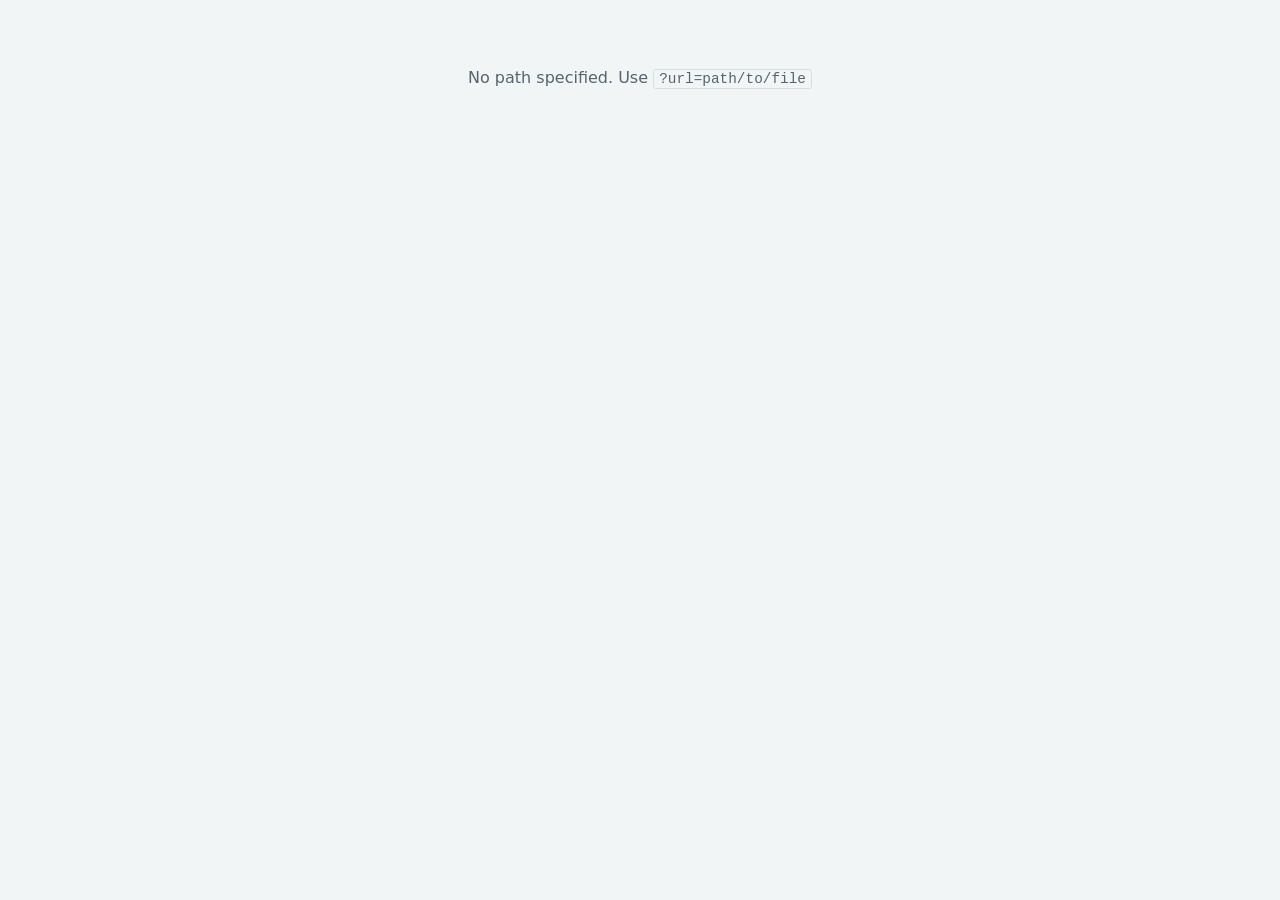
<file: view/index.html>
<!--
    Axe Viewer
    Author: David M. Anderson
    Built with AI assistance (Claude, Anthropic)
-->
<!DOCTYPE html>
<html lang="en">
<head>
    <meta charset="UTF-8">
    <meta name="viewport" content="width=device-width, initial-scale=1">
    <!-- Defense-in-depth. The viewer uses inline scripts, so script-src keeps
         'unsafe-inline'; the value here is locking base-uri and object-src and
         confining connect-src to same-origin (external feeds, when allowlisted,
         must also be added to connect-src). A stronger header-based CSP with a
         nonce and frame-ancestors is recommended at deploy time — see SECURITY.md. -->
    <meta http-equiv="Content-Security-Policy" content="default-src 'self'; script-src 'self' 'unsafe-inline'; style-src 'self' 'unsafe-inline'; img-src 'self' data:; connect-src 'self'; object-src 'none'; base-uri 'self'">
    <title>View</title>
    <link rel="stylesheet" href="../default.css">
    <link rel="stylesheet" href="../../brand.css"><!-- site brand (sibling of axe/); overrides default, 404s harmlessly when absent -->
    <link rel="stylesheet" href="../axe.css">
    <link rel="stylesheet" href="../calendar.css">
    <script src="../dependencies/marked.min.js"></script>
    <script src="../dependencies/purify.min.js"></script>
    <script src="../calendar.js"></script>
    <script src="../theme.js"></script>
    <style>
        body {
            display: flex;
            flex-direction: column;
            min-height: 100vh;
        }

        /* Toolbar */
        .toolbar {
            display: flex;
            align-items: center;
            gap: 0.75rem;
            padding: 0.5rem 1.5rem;
            background: var(--color-surface);
            border-bottom: 1px solid var(--color-border);
            font-size: 0.85rem;
            flex-wrap: wrap;
            position: sticky;
            top: 0;
            z-index: var(--z-sticky);
        }

        .toolbar .title {
            font-weight: 600;
            color: var(--color-text);
            margin-right: auto;
        }

        .toolbar .title a {
            color: var(--color-accent);
            text-decoration: none;
        }

        .toolbar .title a:hover { text-decoration: underline; }

        .toolbar .title .sep {
            color: var(--color-text-muted);
            opacity: 0.5;
            margin: 0 0.25rem;
        }

        .toolbar select, .toolbar button, .toolbar input {
            font-size: 0.8rem;
            padding: 0.3rem 0.5rem;
            width: auto;
        }

        .toolbar label {
            display: inline;
            font-weight: normal;
            font-size: 0.8rem;
            margin: 0;
            color: var(--color-text-muted);
        }

        .toolbar .info {
            color: var(--color-text-muted);
            font-size: 0.8rem;
        }

        .toolbar .separator {
            width: 1px;
            height: 1.25rem;
            background: var(--color-border);
        }

        /* .theme-toggle styling comes from axe.css (framework). */

        /* Content area - override axe constraints.
           width:100% is required, not just max-width: in the flex-column body,
           main's inherited `margin: 0 auto` otherwise shrinks it to content
           width and centers it (auto cross-axis margins disable the stretch). */
        body > main {
            flex: 1;
            padding: 0;
            max-width: 100%;
            width: 100%;
            display: flex;
            flex-direction: column;
            min-height: 0;
        }

        /* --- CSV view --- */
        .csv-wrap {
            flex: 1;
            overflow: auto;
            /* GNOME/GTK overlay scrollbars auto-hide, so a wide table gives no
               cue that it scrolls. Opt into an always-visible on-brand bar here
               — setting scrollbar-color is what takes Firefox out of overlay
               mode. Firefox's scrollbar-width takes no pixel value, so `auto`
               is the wide track; the ::-webkit- rules set an explicit ~1.75x
               width for Chromium and Safari. */
            scrollbar-width: auto;
            scrollbar-color: var(--color-text-muted) color-mix(in srgb, var(--color-text-muted) 18%, transparent);
        }

        .csv-wrap::-webkit-scrollbar { width: 21px; height: 21px; }
        .csv-wrap::-webkit-scrollbar-thumb {
            background: var(--color-text-muted);
            border-radius: 10px;
        }
        .csv-wrap::-webkit-scrollbar-track {
            background: color-mix(in srgb, var(--color-text-muted) 18%, transparent);
        }

        /* Auto layout sizes each column to its content (capped per cell below)
           rather than cramming every column into the viewport; min-width:100%
           still fills the width when a narrow file leaves slack, and the table
           overflows .csv-wrap into a horizontal scrollbar when it's wide. */
        .csv-table {
            font-size: 0.85rem;
            /* separate (not collapse) is required for the sticky header to work
               in Firefox — it drops stickiness on a th under border-collapse.
               border-spacing:0 keeps cells flush; the single-side borders below
               (row bottoms, the row-num right edge) don't double up. */
            border-collapse: separate;
            border-spacing: 0;
            table-layout: auto;
            min-width: 100%;
        }

        .csv-table th {
            position: sticky;
            top: 0;
            z-index: 10;
            background: var(--color-surface);
            border-bottom: 2px solid var(--color-border);
            padding: 0.5rem 0.75rem;
            text-align: left;
            font-weight: 600;
            white-space: nowrap;
            cursor: pointer;
            user-select: none;
        }

        .csv-table th:hover { color: var(--color-accent); }

        .csv-table th .sort-arrow {
            font-size: 0.65em;
            margin-left: 0.3rem;
            opacity: 0.4;
        }

        .csv-table th .sort-arrow.active {
            opacity: 1;
            color: var(--color-accent);
        }

        .csv-table td {
            padding: 0.35rem 0.75rem;
            border-bottom: 1px solid var(--color-border);
            white-space: nowrap;
            min-width: 5rem;
            max-width: 400px;
            overflow: hidden;
            text-overflow: ellipsis;
        }

        .csv-table tbody tr:hover {
            background: color-mix(in srgb, var(--color-accent) 8%, transparent);
        }

        /* The header and filter rows are both sticky; without distinct offsets
           they'd both pin to top:0 and the filter row (later in the DOM) would
           cover the header. Sit the filter row just below the header — its
           height is measured per render into --head-h (it varies with the
           font/zoom), with a sane fallback. */
        .csv-table .filter-row th {
            padding: 0.25rem 0.5rem;
            border-bottom: 2px solid var(--color-border);
            top: var(--head-h, 2.4rem);
        }

        .csv-table .filter-row input {
            font-size: 0.78rem;
            padding: 0.2rem 0.4rem;
            width: 100%;
            min-width: 60px;
            border: 1px solid var(--color-border);
            background: var(--color-bg);
            color: var(--color-text);
            border-radius: calc(var(--radius) * 0.6);
        }

        .csv-table .filter-row input:focus {
            border-color: var(--color-accent);
            outline: none;
        }

        .group-header td {
            background: var(--color-surface);
            font-weight: 600;
            padding: 0.5rem 0.75rem;
            cursor: pointer;
            user-select: none;
            border-bottom: 1px solid var(--color-border);
        }

        .group-header td:hover { color: var(--color-accent); }

        .group-header .toggle {
            font-size: 0.65em;
            margin-right: 0.5rem;
            display: inline-block;
            transition: transform 0.15s;
        }

        .group-header.collapsed .toggle { transform: rotate(-90deg); }

        .group-hidden { display: none; }

        /* Freeze the row-number column during horizontal scroll, mirroring the
           sticky header's vertical freeze. Stacking: body cells (auto) < this
           frozen column (6) < the sticky header row (10) < the header's own
           number cells, which are the top-left corner and freeze on both axes
           (12, set under thead below). The opaque background keeps the columns
           it scrolls past from showing through. */
        .csv-table .row-num {
            position: sticky;
            left: 0;
            z-index: 6;
            background: var(--color-bg);
            color: var(--color-text-muted);
            text-align: right;
            font-size: 0.75rem;
            padding-right: 0.5rem;
            width: var(--row-num-width, 2.5rem);
            min-width: 0;
            white-space: nowrap;
            border-right: 1px solid var(--color-border);
        }

        /* The header's number cells (the "#" and the empty filter cell) are the
           top-left corner: frozen on both axes, so they ride above the sticky
           header row and the frozen column alike, and take the header surface. */
        .csv-table thead .row-num {
            z-index: 12;
            background: var(--color-surface);
        }

        /* Keep the row-hover band continuous across the frozen cell — its opaque
           background would otherwise punch a gap in the highlight. */
        .csv-table tbody tr:hover .row-num {
            background: color-mix(in srgb, var(--color-accent) 8%, var(--color-bg));
        }

        /* --- Markdown view --- */
        .md-view {
            /* width:100% for the same reason body>main needs it: as a flex item
               in the flex-column main, the auto cross-axis margins disable the
               stretch, so without an explicit width a short document shrinks to
               its content and floats centered instead of filling the column. */
            width: 100%;
            max-width: 860px;
            margin: 0 auto;
            padding: 2.5rem 1.5rem;
        }

        /* --- Slides view: native one-at-a-time presenter ---
           The stage is the largest 16:9 box that fits the viewport, and its
           type scales with `cqw` (container-query width) units, so the deck
           resizes with pure CSS — no JS measurement and no resize handler. JS
           only drives which slide is active and the navigation. */
        .deck {
            position: fixed;
            inset: 0;
            background: var(--color-bg);
            display: flex;
            align-items: center;
            justify-content: center;
            overflow: hidden;
        }
        .stage {
            position: relative;
            width: min(100vw, 177.78vh);  /* 16:9: clamp by width or height */
            aspect-ratio: 16 / 9;
            background: var(--color-surface);
            box-shadow: var(--shadow-md);
            container-type: size;
            overflow: hidden;
        }
        .slide {
            position: absolute;
            inset: 0;
            display: none;
            flex-direction: column;
            justify-content: center;
            padding: 6cqh 7cqw;
            box-sizing: border-box;
            font-size: 2.7cqw;       /* everything below sizes in em off this */
            line-height: 1.4;
            color: var(--color-text);
            overflow: auto;
        }
        .slide.active { display: flex; }
        .slide > :first-child { margin-top: 0; }
        .slide > :last-child { margin-bottom: 0; }
        .slide h1 { font-size: 2.3em; margin: 0 0 0.4em; }
        .slide h2 { font-size: 1.7em; margin: 0 0 0.4em; color: var(--color-accent); }
        .slide h3 { font-size: 1.25em; margin: 0 0 0.4em; }
        .slide h1, .slide h2 {
            border-bottom: 0.12em solid var(--color-accent);
            padding-bottom: 0.15em;
            display: inline-block;
            align-self: flex-start;
        }
        .slide p { margin: 0.5em 0; }
        .slide ul, .slide ol { margin: 0.5em 0; padding-left: 1.4em; }
        .slide li { margin: 0.25em 0; }
        .slide code {
            font-family: var(--font-mono);
            background: var(--color-bg);
            border: 1px solid var(--color-border);
            border-radius: var(--radius);
            padding: 0.05em 0.3em;
            font-size: 0.85em;
        }
        .slide pre {
            background: var(--color-bg);
            border: 1px solid var(--color-border);
            border-radius: var(--radius);
            padding: 0.8em 1em;
            overflow: auto;
            font-size: 0.7em;
        }
        .slide pre code { background: none; border: none; padding: 0; }
        .slide blockquote {
            margin: 0.6em 0;
            padding: 0.5em 0.9em;
            background: var(--color-bg);
            border-left: 0.2em solid var(--color-highlight);
            border-radius: var(--radius);
        }
        .slide table { border-collapse: collapse; font-size: 0.85em; }
        .slide th, .slide td {
            text-align: left;
            padding: 0.3em 0.7em;
            border-bottom: 1px solid var(--color-border);
        }
        .slide th { background: var(--color-nav-bg); color: var(--color-nav-text); }

        /* Deck chrome: progress bar, counter, nav buttons. Quiet until hover. */
        .deck-progress {
            position: absolute;
            left: 0; bottom: 0;
            height: 4px; width: 100%;
            background: var(--color-border);
        }
        .deck-progress-bar {
            display: block; height: 100%; width: 0;
            background: var(--color-accent);
            transition: width 0.2s ease;
        }
        .deck-controls {
            position: absolute;
            right: 1rem; bottom: 1rem;
            display: flex;
            align-items: center;
            gap: 0.4rem;
            opacity: 0.25;
            transition: opacity 0.2s ease;
        }
        .deck:hover .deck-controls { opacity: 1; }
        .deck-controls button {
            font: inherit;
            font-size: 1.1rem;
            line-height: 1;
            color: var(--color-nav-text);
            background: var(--color-nav-bg);
            border: 1px solid var(--color-border);
            border-radius: var(--radius);
            padding: 0.2em 0.5em;
            cursor: pointer;
        }
        .deck-controls button:hover { background: var(--color-accent); color: #fff; }
        .deck-counter {
            font-size: 0.85rem;
            color: var(--color-text-muted);
            min-width: 3.2em;
            text-align: center;
        }

        /* --- iCalendar view --- */
        /* Full-bleed + full-height: a calendar wants all the space it can get
           (Teams-style). This element is also the calendar's own container
           (.axe-cal, a flex column), so flex:1 + min-height:0 bound it inside
           the flex-column content area — that gives the calendar's toolbar +
           scrolling body a definite height to divide. */
        .ical-wrap {
            flex: 1;
            min-height: 0;
            width: 100%;
            padding: 1.5rem;
            box-sizing: border-box;
        }

        /* States */
        .state-message {
            text-align: center;
            color: var(--color-text-muted);
            padding: 4rem 2rem;
            font-size: 1rem;
        }

        .state-message code { font-size: 0.9em; }

        @media (max-width: 600px) {
            .toolbar { padding: 0.5rem 0.75rem; }
            .col-date { display: none; }
            .md-view { padding: 1.5rem 1rem; }
            .ical-wrap { padding: 1rem 0.75rem; }
        }
    </style>
</head>
<body>

<div class="toolbar" id="toolbar" style="display:none">
    <span class="title" id="title"></span>
    <span class="info" id="info"></span>
    <button class="theme-toggle" aria-label="Toggle theme"></button>
</div>

<main>
    <div id="content"><p class="state-message">Loading...</p></div>
</main>

<script>
(function() {

    // Theme detection + toggle binding live in ../theme.js (loaded in <head>,
    // inlined into baked files by cleave's SRC_THEME). Don't re-roll it here.

    // --- External-host allowlist (security) ---
    // The viewer renders fetched content as live HTML in this origin, so an
    // unrestricted ?url=https://… is a reflected-XSS vector: a crafted link
    // would run a third party's markup as us. External fetch is therefore
    // DENIED by default. To enable specific remote feeds, add their hostnames
    // here (exact host match, e.g. 'calendar.example.com'). Leave empty to
    // keep external fetch off entirely. Same-origin (relative) paths are
    // always allowed and are unaffected by this list.
    const EXTERNAL_ALLOWLIST = [];

    function isAllowedExternal(rawUrl) {
        let host;
        try { host = new URL(rawUrl).hostname; } catch (e) { return false; }
        return EXTERNAL_ALLOWLIST.includes(host);
    }

    // --- Source: embedded (baked) or fetched ---
    const params = new URLSearchParams(location.search);
    const embedEl = document.getElementById('axe-embed');
    // How to render a Markdown file: the parameter is the primary switch, the
    // analog of `pandoc -t pptx` vs `-t docx` — the target decides, not the
    // file. A baked file carries it as data-view; frontmatter is the fallback.
    const viewParam = ((embedEl && embedEl.getAttribute('data-view')) || params.get('view') || '').toLowerCase();

    // Shared by both source paths and read by the renderers, so they're
    // declared with `let`: the baked branch sets `name` and leaves `fetchUrl`
    // empty (renderIcal passes it as the calendar's sourceUrl — empty means a
    // local/inline feed with no Subscribe link, which is exactly right here).
    let name = '';
    let fetchUrl = '';

    const renderers = {
        csv: renderCsv,
        tsv: renderCsv,
        md: renderMarkdownEntry,
        markdown: renderMarkdownEntry,
        ics: renderIcal,
        ical: renderIcal
    };

    // Baked, server-free mode: `cleave` inlines the document into a hidden
    // <textarea id="axe-embed"> so the viewer renders over file:// with no
    // fetch (browsers block fetch() of local files). A textarea is RCDATA, so
    // the baked content is safe to read verbatim from .value. When the block
    // is present, render it and stop — the URL/fetch path below is never hit.
    if (embedEl) {
        const bakedExt = (embedEl.getAttribute('data-ext') || '').toLowerCase();
        name = embedEl.getAttribute('data-name') || ('document.' + bakedExt);
        document.title = name;
        if (renderers[bakedExt]) {
            renderers[bakedExt](embedEl.value, bakedExt);
        } else {
            showMessage('Embedded document type <code>' + escHtml(bakedExt) + '</code> is not supported.');
        }
        return;
    }

    // --- URL parameter ---
    const urlParam = params.get('url');

    if (!urlParam) {
        showMessage('No path specified. Use <code>?url=path/to/file</code>');
        return;
    }

    // External URL (http/https) or root-relative path
    const isExternal = /^https?:\/\//i.test(urlParam);

    if (isExternal && !isAllowedExternal(urlParam)) {
        showMessage('External URLs are not permitted by this viewer.');
        return;
    }
    fetchUrl = isExternal ? urlParam : '/' + urlParam.replace(/^\//, '').replace(/\/$/, '');
    const cleanPath = isExternal ? urlParam.replace(/^https?:\/\/[^/]+\/?/, '') : urlParam.replace(/^\//, '').replace(/\/$/, '');
    name = cleanPath.split('/').pop() || cleanPath;

    // --- Determine type by extension ---
    const ext = name.includes('.') ? name.split('.').pop().toLowerCase() : '';

    if (renderers[ext]) {
        // It's a file we can render
        document.title = name + ' - View';
        fetch(fetchUrl)
            .then(r => { if (!r.ok) throw new Error(r.status); return r.text(); })
            .then(text => renderers[ext](text, ext))
            .catch(() => showMessage('Could not load <code>' + escHtml(fetchUrl) + '</code>'));
    } else if (!ext && isExternal) {
        // No extension but external: try as CSV (common for API endpoints)
        document.title = name + ' - View';
        fetch(fetchUrl)
            .then(r => { if (!r.ok) throw new Error(r.status); return r.text(); })
            .then(text => renderCsv(text, 'csv'))
            .catch(() => showMessage('Could not load <code>' + escHtml(fetchUrl) + '</code>'));
    } else if (ext) {
        // Unknown extension: let the browser handle it directly
        location.replace(fetchUrl);
    } else {
        // No extension, local: nothing to render. Directory browsing lives in
        // the separate `browse` tool now, not the viewer.
        showMessage('The viewer renders a single document. Point it at a <code>.csv</code>, <code>.md</code>, or <code>.ics</code> file.');
    }


    // ==========================================================
    // CSV Renderer
    // ==========================================================

    function renderCsv(text, ext) {
        const delim = ext === 'tsv' ? '\t' : ',';
        const rows = parseCsv(text, delim);
        if (rows.length < 2) {
            showMessage('File is empty or has no data rows.');
            return;
        }

        const headers = rows[0];
        const data = rows.slice(1);

        let sortCol = -1;
        let sortDir = 0;
        let groupCol = -1;
        let filters = new Array(headers.length).fill('');
        let collapsedGroups = new Set();

        // Toolbar
        const toolbar = document.getElementById('toolbar');
        toolbar.style.display = 'flex';
        document.getElementById('title').textContent = name;

        const sep1 = el('span', 'separator');
        const groupLabel = el('label');
        groupLabel.textContent = 'Group by:';
        const groupSelect = el('select');
        groupSelect.innerHTML = '<option value="-1">None</option>' +
            headers.map((h, i) => '<option value="' + i + '">' + escHtml(h) + '</option>').join('');
        groupSelect.addEventListener('change', () => {
            groupCol = parseInt(groupSelect.value);
            collapsedGroups.clear();
            render();
        });

        const sep2 = el('span', 'separator');
        const copyBtn = el('button');
        copyBtn.textContent = 'Copy filtered';
        copyBtn.addEventListener('click', copyFiltered);

        const sep3 = el('span', 'separator');
        const rowCount = el('span', 'info');

        // Insert before the theme toggle
        const toggle = toolbar.querySelector('.theme-toggle');
        toolbar.insertBefore(sep1, toggle);
        toolbar.insertBefore(groupLabel, toggle);
        toolbar.insertBefore(groupSelect, toggle);
        toolbar.insertBefore(sep2, toggle);
        toolbar.insertBefore(copyBtn, toggle);
        toolbar.insertBefore(sep3, toggle);
        toolbar.insertBefore(rowCount, toggle);

        const content = document.getElementById('content');
        content.innerHTML = '';
        content.className = 'csv-wrap';
        // Bound the flex chain (body -> main -> .csv-wrap) to the viewport so
        // .csv-wrap is the scroll container on BOTH axes. The default body is
        // min-height:100vh and grows with content, which makes the page scroll
        // instead: the sticky header then has no inner scroller to stick within,
        // and the horizontal scrollbar ends up at the foot of a too-tall wrap,
        // below the fold. Pinning the height fixes both (same move as the
        // calendar's list view).
        document.body.style.height = '100vh';

        const table = document.createElement('table');
        table.className = 'csv-table';
        content.appendChild(table);

        render();

        function getFilteredData() {
            return data.filter(row => filters.every((f, i) => {
                if (!f) return true;
                return (row[i] || '').toLowerCase().includes(f.toLowerCase());
            }));
        }

        function render() {
            const filtered = getFilteredData();
            const digits = String(Math.max(filtered.length, 1)).length;
            table.style.setProperty('--row-num-width', 'calc(' + digits + 'ch + 1.25rem)');

            let sorted = filtered;
            if (sortCol >= 0 && sortDir > 0) {
                sorted = [...filtered].sort((a, b) => {
                    let va = a[sortCol] || '', vb = b[sortCol] || '';
                    const na = parseFloat(va.replace(/[,$%]/g, ''));
                    const nb = parseFloat(vb.replace(/[,$%]/g, ''));
                    if (!isNaN(na) && !isNaN(nb)) return sortDir === 1 ? na - nb : nb - na;
                    va = va.toLowerCase(); vb = vb.toLowerCase();
                    if (va < vb) return sortDir === 1 ? -1 : 1;
                    if (va > vb) return sortDir === 1 ? 1 : -1;
                    return 0;
                });
            }

            let html = '<thead><tr><th class="row-num">#</th>';
            headers.forEach((h, i) => {
                const arrow = sortCol === i
                    ? (sortDir === 1 ? '<span class="sort-arrow active">\u25b2</span>'
                        : sortDir === 2 ? '<span class="sort-arrow active">\u25bc</span>'
                        : '<span class="sort-arrow">\u25b2</span>')
                    : '<span class="sort-arrow">\u25b2</span>';
                html += '<th data-col="' + i + '">' + escHtml(h) + arrow + '</th>';
            });
            html += '</tr><tr class="filter-row"><th class="row-num"></th>';
            headers.forEach((h, i) => {
                html += '<th><input type="text" placeholder="Filter..." data-filter="' + i + '" value="' + escAttr(filters[i]) + '"></th>';
            });
            html += '</tr></thead><tbody>';

            let visibleCount = 0;
            if (groupCol >= 0) {
                const groups = new Map();
                sorted.forEach(row => {
                    const key = row[groupCol] || '(empty)';
                    if (!groups.has(key)) groups.set(key, []);
                    groups.get(key).push(row);
                });

                groups.forEach((rows, key) => {
                    const collapsed = collapsedGroups.has(key);
                    html += '<tr class="group-header' + (collapsed ? ' collapsed' : '') + '" data-group="' + escAttr(key) + '">';
                    html += '<td colspan="' + (headers.length + 1) + '"><span class="toggle">\u25bc</span>' + escHtml(key) + ' (' + rows.length + ')</td></tr>';
                    rows.forEach(row => {
                        visibleCount++;
                        html += '<tr class="' + (collapsed ? 'group-hidden' : '') + '" data-group-row="' + escAttr(key) + '">';
                        html += '<td class="row-num">' + visibleCount + '</td>';
                        row.forEach(cell => html += '<td title="' + escAttr(cell) + '">' + escHtml(cell) + '</td>');
                        html += '</tr>';
                    });
                });
            } else {
                sorted.forEach(row => {
                    visibleCount++;
                    html += '<tr><td class="row-num">' + visibleCount + '</td>';
                    row.forEach(cell => html += '<td title="' + escAttr(cell) + '">' + escHtml(cell) + '</td>');
                    html += '</tr>';
                });
            }

            html += '</tbody>';
            table.innerHTML = html;
            rowCount.textContent = visibleCount + ' of ' + data.length + ' rows';

            // Pin the sticky filter row directly below the sticky header row by
            // measuring the header's rendered height (varies with font/zoom).
            const headRow = table.querySelector('thead tr');
            if (headRow) table.style.setProperty('--head-h', headRow.offsetHeight + 'px');

            table.querySelectorAll('th[data-col]').forEach(th => {
                th.addEventListener('click', () => {
                    const col = parseInt(th.dataset.col);
                    if (sortCol === col) { sortDir = (sortDir + 1) % 3; if (sortDir === 0) sortCol = -1; }
                    else { sortCol = col; sortDir = 1; }
                    render();
                });
            });

            table.querySelectorAll('input[data-filter]').forEach(inp => {
                inp.addEventListener('input', () => {
                    filters[parseInt(inp.dataset.filter)] = inp.value;
                    render();
                    const newInp = table.querySelector('input[data-filter="' + inp.dataset.filter + '"]');
                    if (newInp) { newInp.focus(); newInp.selectionStart = newInp.selectionEnd = newInp.value.length; }
                });
            });

            table.querySelectorAll('.group-header').forEach(tr => {
                tr.addEventListener('click', () => {
                    const key = tr.dataset.group;
                    collapsedGroups.has(key) ? collapsedGroups.delete(key) : collapsedGroups.add(key);
                    render();
                });
            });
        }

        function copyFiltered() {
            const filtered = getFilteredData();
            let sorted = filtered;
            if (sortCol >= 0 && sortDir > 0) {
                sorted = [...filtered].sort((a, b) => {
                    let va = a[sortCol] || '', vb = b[sortCol] || '';
                    const na = parseFloat(va.replace(/[,$%]/g, ''));
                    const nb = parseFloat(vb.replace(/[,$%]/g, ''));
                    if (!isNaN(na) && !isNaN(nb)) return sortDir === 1 ? na - nb : nb - na;
                    va = va.toLowerCase(); vb = vb.toLowerCase();
                    if (va < vb) return sortDir === 1 ? -1 : 1;
                    if (va > vb) return sortDir === 1 ? 1 : -1;
                    return 0;
                });
            }
            const lines = [headers.join(',')];
            sorted.forEach(row => {
                lines.push(row.map(cell => {
                    if (cell.includes(',') || cell.includes('"') || cell.includes('\n'))
                        return '"' + cell.replace(/"/g, '""') + '"';
                    return cell;
                }).join(','));
            });
            navigator.clipboard.writeText(lines.join('\n')).then(() => {
                copyBtn.textContent = 'Copied!';
                setTimeout(() => copyBtn.textContent = 'Copy filtered', 1500);
            });
        }
    }


    // ==========================================================
    // CSV Parser
    // ==========================================================

    function parseCsv(text, delim) {
        const rows = [];
        let row = [], cell = '', inQuotes = false, i = 0;

        while (i < text.length) {
            const ch = text[i];
            if (inQuotes) {
                if (ch === '"') {
                    if (text[i + 1] === '"') { cell += '"'; i += 2; }
                    else { inQuotes = false; i++; }
                } else { cell += ch; i++; }
            } else {
                if (ch === '"') { inQuotes = true; i++; }
                else if (ch === delim) { row.push(cell); cell = ''; i++; }
                else if (ch === '\r') { row.push(cell); cell = ''; rows.push(row); row = []; i++; if (text[i] === '\n') i++; }
                else if (ch === '\n') { row.push(cell); cell = ''; rows.push(row); row = []; i++; }
                else { cell += ch; i++; }
            }
        }
        if (cell || row.length > 0) { row.push(cell); rows.push(row); }

        const maxCols = Math.max(...rows.map(r => r.length));
        rows.forEach(r => { while (r.length < maxCols) r.push(''); });
        return rows;
    }


    // ==========================================================
    // Markdown Renderer
    // ==========================================================

    // Entry point for .md / .markdown. Splits frontmatter, decides whether to
    // render the file as a document or a slide deck, and dispatches. Both are
    // the same .md file; only the rendering differs (pandoc's model).
    function renderMarkdownEntry(text) {
        const { meta, body } = parseFrontmatter(text);
        const mode = resolveMode(meta);
        if (mode === 'slides') {
            renderSlides(body, meta);
        } else {
            renderMarkdownDoc(body);
        }
    }

    // A leading YAML metadata block, pandoc/Jekyll style: `---` on the first
    // line, terminated by `---` or `...`. We don't pull in a YAML parser —
    // just scalar `key: value` lines, which is all the routing and titling
    // need. Returns the stripped body so the frontmatter never renders as a
    // stray rule or table.
    function parseFrontmatter(text) {
        const m = /^---\r?\n([\s\S]*?)\r?\n(?:---|\.\.\.)[ \t]*\r?\n?/.exec(text);
        if (!m) return { meta: {}, body: text };
        const meta = {};
        m[1].split(/\r?\n/).forEach(function (line) {
            const kv = /^([A-Za-z0-9_-]+)[ \t]*:[ \t]*(.*)$/.exec(line);
            if (kv) meta[kv[1].toLowerCase()] = kv[2].trim().replace(/^["']|["']$/g, '');
        });
        return { meta: meta, body: text.slice(m[0].length) };
    }

    // The parameter wins (explicit override: ?view=slides / ?view=doc), then
    // frontmatter (`mode: slides` | `presentation` | `deck`), else document.
    function resolveMode(meta) {
        if (viewParam === 'slides' || viewParam === 'deck' || viewParam === 'presentation') return 'slides';
        if (viewParam === 'doc' || viewParam === 'document') return 'document';
        const m = (meta.mode || '').toLowerCase();
        if (m === 'slides' || m === 'presentation' || m === 'deck') return 'slides';
        return 'document';
    }

    function renderMarkdownDoc(body) {
        document.getElementById('toolbar').style.display = 'flex';
        document.getElementById('title').textContent = name;

        const content = document.getElementById('content');
        content.className = 'md-view';
        // marked does not sanitize; the document is untrusted, so scrub the
        // rendered HTML through DOMPurify before it touches the DOM. Without
        // this, a .md file's raw <img onerror=...> / <script> runs as our origin.
        content.innerHTML = DOMPurify.sanitize(marked.parse(body));
    }

    // Pandoc's slide division, so the same .md a deck renders from is the file
    // `pandoc -t pptx` exports: a horizontal rule (`---` on its own line,
    // blank-line surrounded) always forces a new slide, and a heading at the
    // slide level starts one too. Slide level defaults the way pandoc computes
    // it (the highest heading level followed immediately by content) and can be
    // pinned with a `slide-level:` frontmatter key. The presenter that renders
    // the resulting slides is native (no third-party engine).
    function renderSlides(body, meta) {
        const tokens = marked.lexer(body);
        const slideLevel = meta['slide-level']
            ? parseInt(meta['slide-level'], 10)
            : computeSlideLevel(tokens);

        const chunks = [];
        let current = '';
        tokens.forEach(function (tok) {
            if (tok.type === 'hr') {
                chunks.push(current);
                current = '';
                return; // the rule is the break; it isn't rendered
            }
            if (tok.type === 'heading' && tok.depth <= slideLevel && current.trim() !== '') {
                chunks.push(current);
                current = '';
            }
            current += tok.raw;
        });
        if (current.trim() !== '') chunks.push(current);

        const slides = chunks.filter(function (c) { return c.trim() !== ''; });

        // Full-bleed presenter: the toolbar gives way to the deck.
        document.getElementById('toolbar').style.display = 'none';
        document.title = (meta.title || name);

        const content = document.getElementById('content');
        content.className = '';
        let html = '<div class="deck"><div class="stage">';
        slides.forEach(function (chunk) {
            html += '<section class="slide">' + DOMPurify.sanitize(marked.parse(chunk)) + '</section>';
        });
        html += '</div>' +
            '<div class="deck-progress"><span class="deck-progress-bar"></span></div>' +
            '<div class="deck-controls">' +
                '<button class="deck-prev" title="Previous (←)">‹</button>' +
                '<span class="deck-counter"></span>' +
                '<button class="deck-next" title="Next (→)">›</button>' +
                '<button class="deck-full" title="Full screen (f)">⛶</button>' +
            '</div></div>';
        content.innerHTML = html;

        // --- Navigation ---
        const deck = content.querySelector('.deck');
        const slideEls = Array.prototype.slice.call(content.querySelectorAll('.slide'));
        const bar = content.querySelector('.deck-progress-bar');
        const counter = content.querySelector('.deck-counter');
        const last = slideEls.length - 1;
        let idx = -1;

        function clamp(n) { return n < 0 ? 0 : (n > last ? last : n); }

        function show(n) {
            n = clamp(n);
            if (n === idx) return;
            idx = n;
            slideEls.forEach(function (el, i) { el.classList.toggle('active', i === idx); });
            counter.textContent = (idx + 1) + ' / ' + slideEls.length;
            bar.style.width = ((idx) / (last || 1) * 100) + '%';
            const hash = '#' + (idx + 1);
            if (location.hash !== hash) location.replace(hash);
        }

        function next() { show(idx + 1); }
        function prev() { show(idx - 1); }

        // Start from the hash (deep links + reload land on the same slide).
        const fromHash = parseInt((location.hash || '').replace('#', ''), 10);
        show(isNaN(fromHash) ? 0 : fromHash - 1);

        document.addEventListener('keydown', function (e) {
            if (e.defaultPrevented) return;
            switch (e.key) {
                case 'ArrowRight': case 'PageDown': case ' ': next(); break;
                case 'ArrowLeft': case 'PageUp': prev(); break;
                case 'Home': show(0); break;
                case 'End': show(last); break;
                case 'f': case 'F':
                    if (!document.fullscreenElement) { if (deck.requestFullscreen) deck.requestFullscreen(); }
                    else if (document.exitFullscreen) document.exitFullscreen();
                    break;
                default: return;
            }
            e.preventDefault();
        });

        content.querySelector('.deck-next').addEventListener('click', next);
        content.querySelector('.deck-prev').addEventListener('click', prev);
        content.querySelector('.deck-full').addEventListener('click', function () {
            if (!document.fullscreenElement) { if (deck.requestFullscreen) deck.requestFullscreen(); }
            else if (document.exitFullscreen) document.exitFullscreen();
        });

        // Back/forward through slide hashes.
        window.addEventListener('hashchange', function () {
            const h = parseInt((location.hash || '').replace('#', ''), 10);
            if (!isNaN(h)) show(h - 1);
        });

        // Touch swipe.
        let touchX = null;
        deck.addEventListener('touchstart', function (e) { touchX = e.changedTouches[0].clientX; }, { passive: true });
        deck.addEventListener('touchend', function (e) {
            if (touchX === null) return;
            const dx = e.changedTouches[0].clientX - touchX;
            if (Math.abs(dx) > 40) { dx < 0 ? next() : prev(); }
            touchX = null;
        }, { passive: true });

        // Click the slide to advance (PowerPoint/Keynote default). Skip clicks
        // on links so in-deck navigation still works, and skip click-drags that
        // selected text so copying a quote doesn't jump a slide. Back-nav stays
        // on the keys/button so right-click keeps the browser context menu.
        const stage = content.querySelector('.stage');
        stage.addEventListener('click', function (e) {
            if (e.target.closest('a')) return;
            if (window.getSelection().toString()) return;
            next();
        });
    }

    function computeSlideLevel(tokens) {
        let level = null;
        for (let i = 0; i < tokens.length; i++) {
            if (tokens[i].type !== 'heading') continue;
            let j = i + 1;
            while (j < tokens.length && tokens[j].type === 'space') j++;
            const next = tokens[j];
            if (next && next.type !== 'heading') {
                if (level === null || tokens[i].depth < level) level = tokens[i].depth;
            }
        }
        return level || 1;
    }


    // ==========================================================
    // iCalendar Renderer
    // ==========================================================

    function renderIcal(text) {
        const toolbar = document.getElementById('toolbar');
        toolbar.style.display = 'flex';
        document.getElementById('title').textContent = name;

        // The calendar's list view scrolls inside its own body, which needs a
        // definite height to divide. The page's default body is min-height:100vh
        // (grows to fit content — fine for a scrolling document, but it never
        // bounds the calendar). Pin the body to the viewport for this view so the
        // flex chain (body → main → content → .ical-wrap → .cal-body) is bounded.
        document.body.style.height = '100vh';

        const content = document.getElementById('content');
        content.className = '';
        content.innerHTML = '';
        // Flex column so the calendar (.ical-wrap, flex:1) fills main's height.
        content.style.flex = '1';
        content.style.minHeight = '0';
        content.style.display = 'flex';
        content.style.flexDirection = 'column';
        const wrap = el('div', 'ical-wrap');
        content.appendChild(wrap);

        // Initial view: ?view= (or a baked data-view) picks day/week/month/list,
        // the calendar analog of the Markdown doc/slides switch — the same param,
        // its valid values keyed to the file type. Validate against the calendar's
        // own registry so this can't drift if a view is added; anything else
        // (including the Markdown values) falls back to month.
        const initialView = (Calendar.views && Calendar.views[viewParam]) ? viewParam : 'month';

        // The calendar owns its own toolbar now (view tabs, Today, navigation,
        // date picker). The viewer chrome above keeps the filename/calname title,
        // event count, and theme toggle — so the component's toggle is opted out.
        // sourceUrl tells the calendar where this feed lives (we fetched the text
        // ourselves) so it can offer a Subscribe link. Zone + Export + Subscribe
        // drop into the component's actions slot once its shell exists.
        const cal = new Calendar(wrap, {
            source: text, sourceUrl: fetchUrl, view: initialView, themeToggle: false
        });

        return cal.render().then(() => {
            const slot = cal.getToolbarSlot();
            const nodes = [];

            // Display timezone. Empty value = the browser's local zone.
            const tzLabel = el('label'); tzLabel.textContent = 'Zone:';
            const tzSelect = el('select');
            const localZone = (Intl.DateTimeFormat().resolvedOptions().timeZone) || 'local';
            const zones = ['UTC', 'America/New_York', 'America/Chicago', 'America/Denver',
                'America/Los_Angeles', 'America/Anchorage', 'Pacific/Honolulu',
                'Europe/London', 'Europe/Berlin', 'Asia/Tokyo', 'Australia/Sydney'];
            let tzOpts = '<option value="">Local (' + escHtml(localZone) + ')</option>';
            for (const z of zones) tzOpts += '<option value="' + escAttr(z) + '">' + escHtml(z) + '</option>';
            tzSelect.innerHTML = tzOpts;
            tzSelect.addEventListener('change', () => cal.setTimezone(tzSelect.value || null));
            nodes.push(tzLabel, tzSelect);

            // Exports (download the current event set).
            const csvBtn = el('button', 'cal-action ghost'); csvBtn.textContent = 'Export CSV';
            csvBtn.addEventListener('click', () => cal.export('csv'));
            const icalBtn = el('button', 'cal-action ghost'); icalBtn.textContent = 'Export iCal';
            icalBtn.addEventListener('click', () => cal.export('ical'));
            nodes.push(csvBtn, icalBtn);

            // Subscribe — only when the feed lives at a real http(s) URL (not a
            // local file:// or inline source), so there's a stable URL to subscribe to.
            const sub = cal.getSubscribeUrl();
            if (sub) {
                const subLink = el('button', 'cal-action ghost');
                subLink.textContent = 'Subscribe';
                subLink.title = 'Subscribe in your calendar app — ' + sub.url;
                subLink.addEventListener('click', () => { window.location.href = sub.webcal; });
                const copyBtn = el('button', 'cal-action ghost');
                copyBtn.textContent = 'Copy URL';
                copyBtn.title = 'Copy the feed URL (for Google Calendar)';
                copyBtn.addEventListener('click', () => {
                    navigator.clipboard.writeText(sub.url).then(() => {
                        copyBtn.textContent = 'Copied!';
                        setTimeout(() => copyBtn.textContent = 'Copy URL', 1500);
                    });
                });
                nodes.push(subLink, copyBtn);
            }

            if (slot) nodes.forEach(node => slot.appendChild(node));

            // Prefer the calendar's own name (X-WR-CALNAME) over the filename.
            if (cal.meta && cal.meta.calname) {
                document.getElementById('title').textContent = cal.meta.calname;
                document.title = cal.meta.calname + ' - View';
            }
        });
    }


    // ==========================================================
    // Utilities
    // ==========================================================

    function showMessage(html) {
        document.getElementById('content').innerHTML = '<p class="state-message">' + html + '</p>';
    }

    function escHtml(s) { const d = document.createElement('div'); d.textContent = s || ''; return d.innerHTML; }
    function escAttr(s) { return (s || '').replace(/&/g, '&amp;').replace(/"/g, '&quot;'); }

    function el(tag, cls) {
        const e = document.createElement(tag);
        if (cls) e.className = cls;
        return e;
    }

})();
</script>

</body>
</html>
</file>
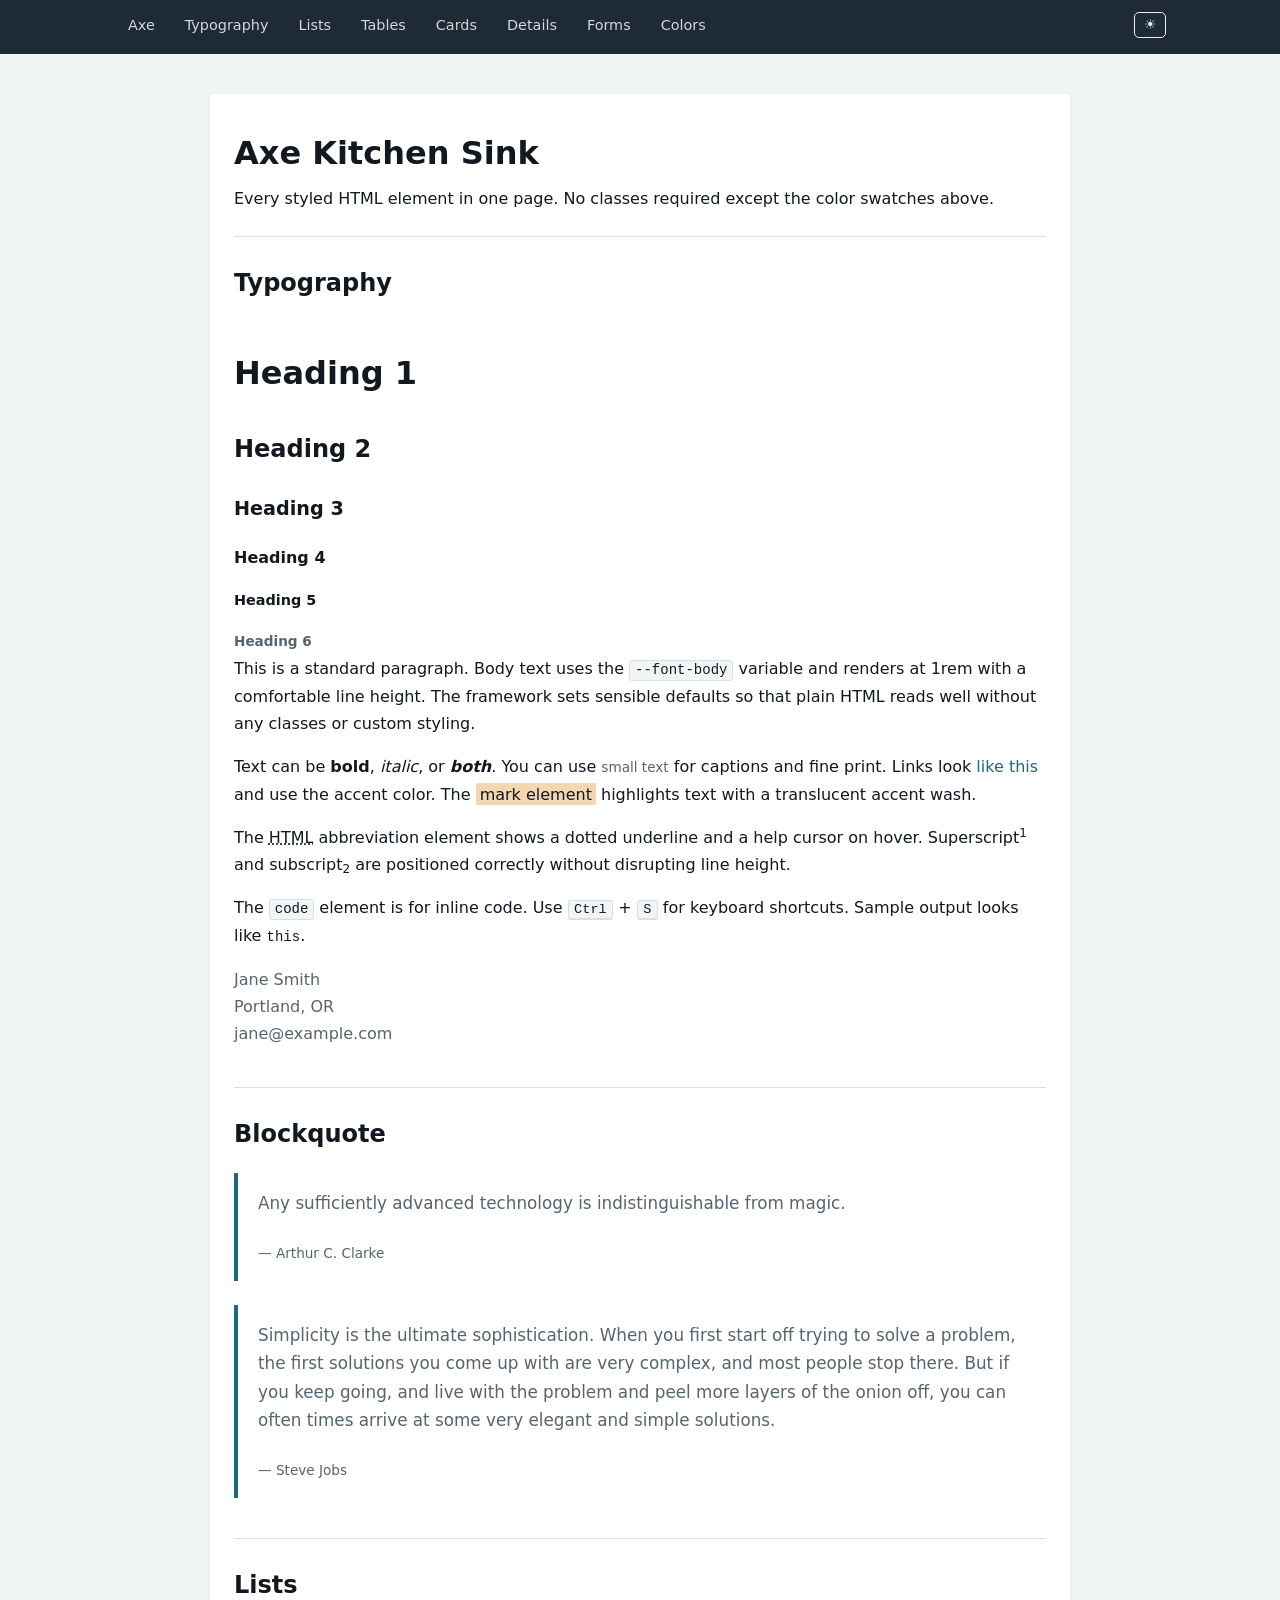
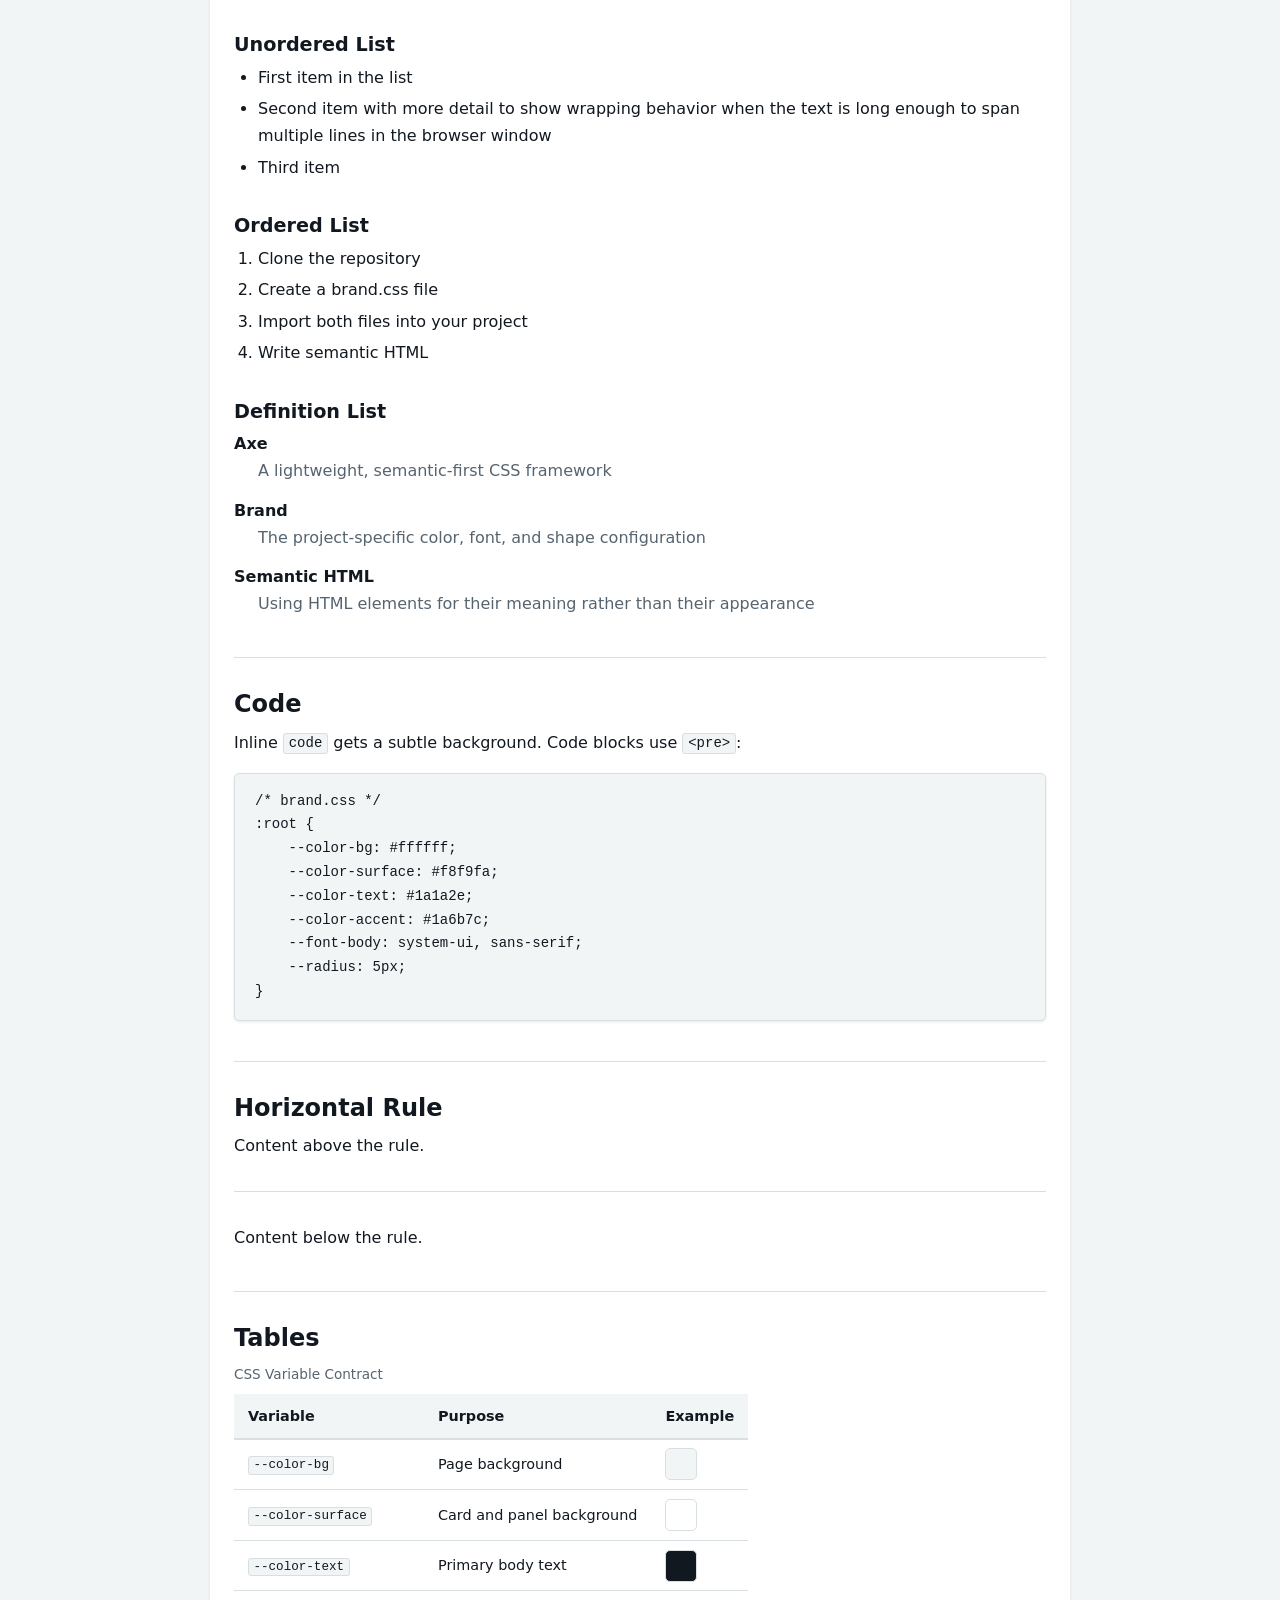
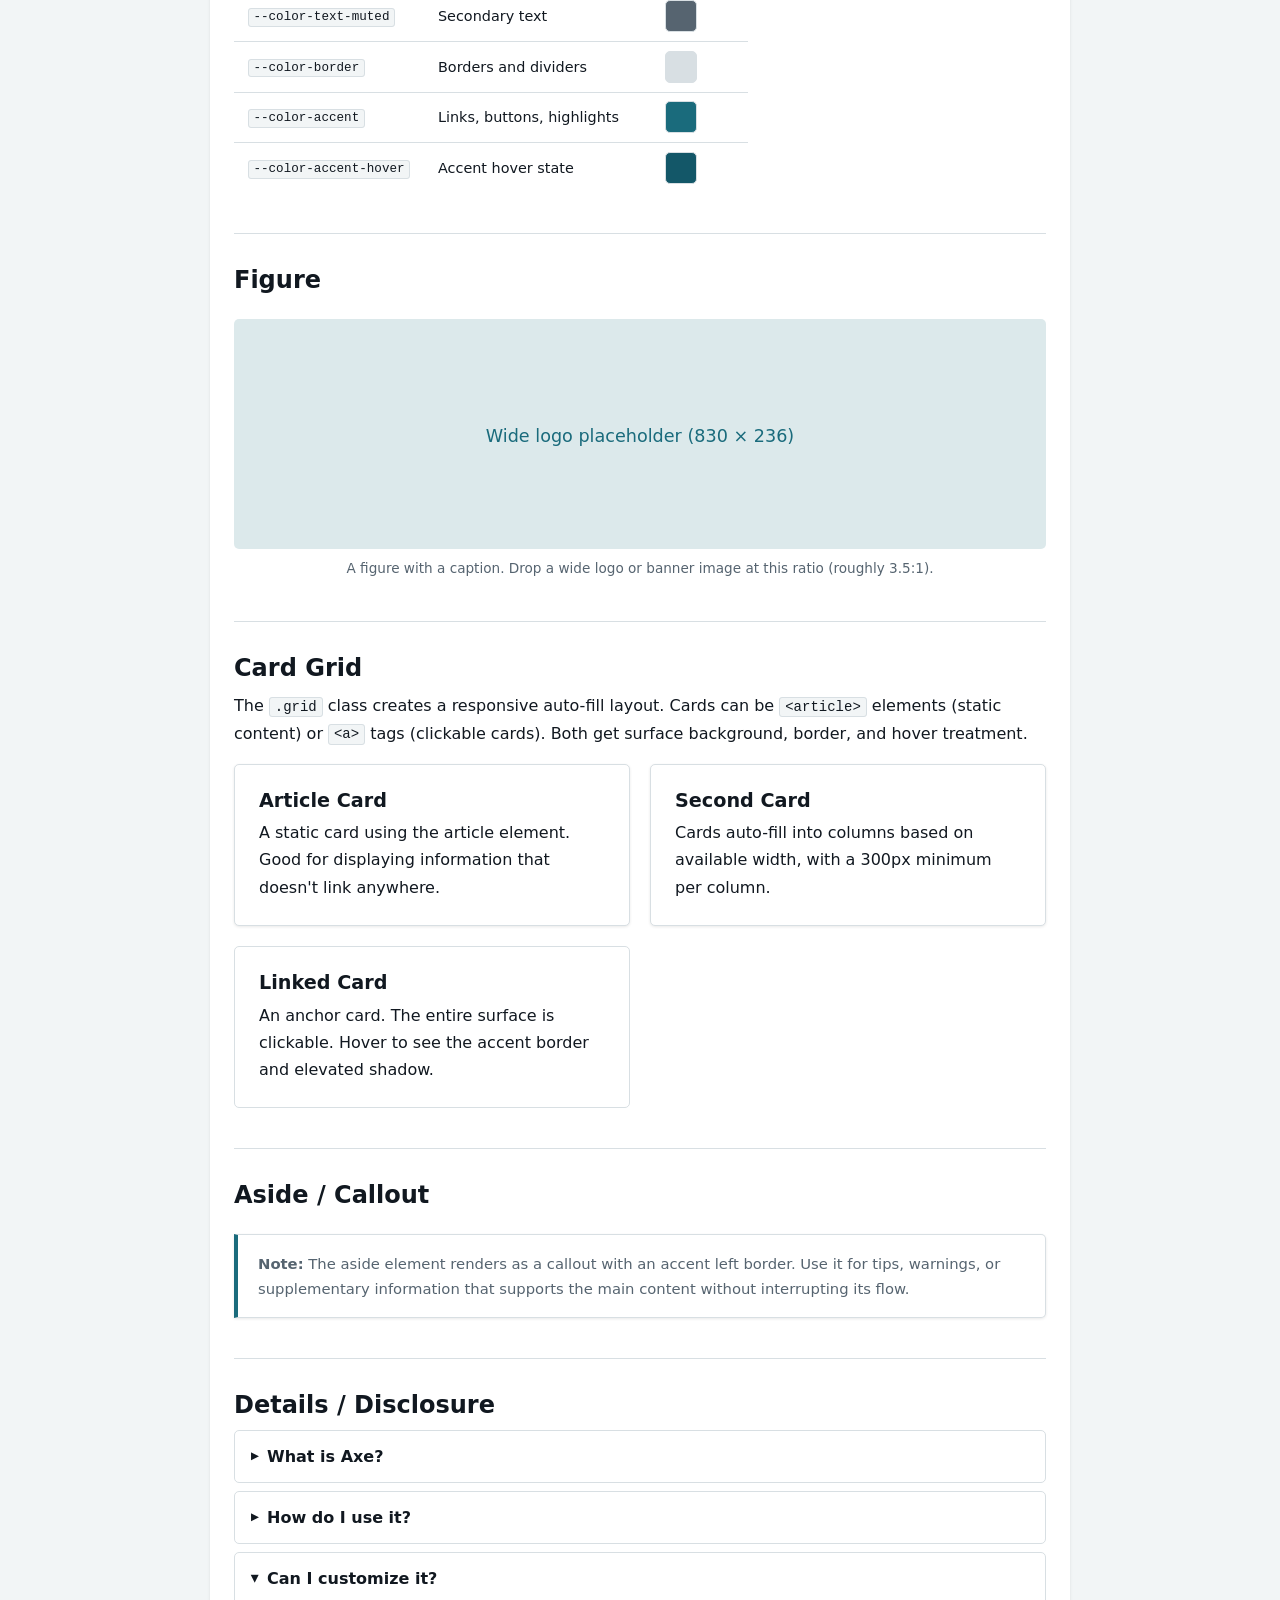
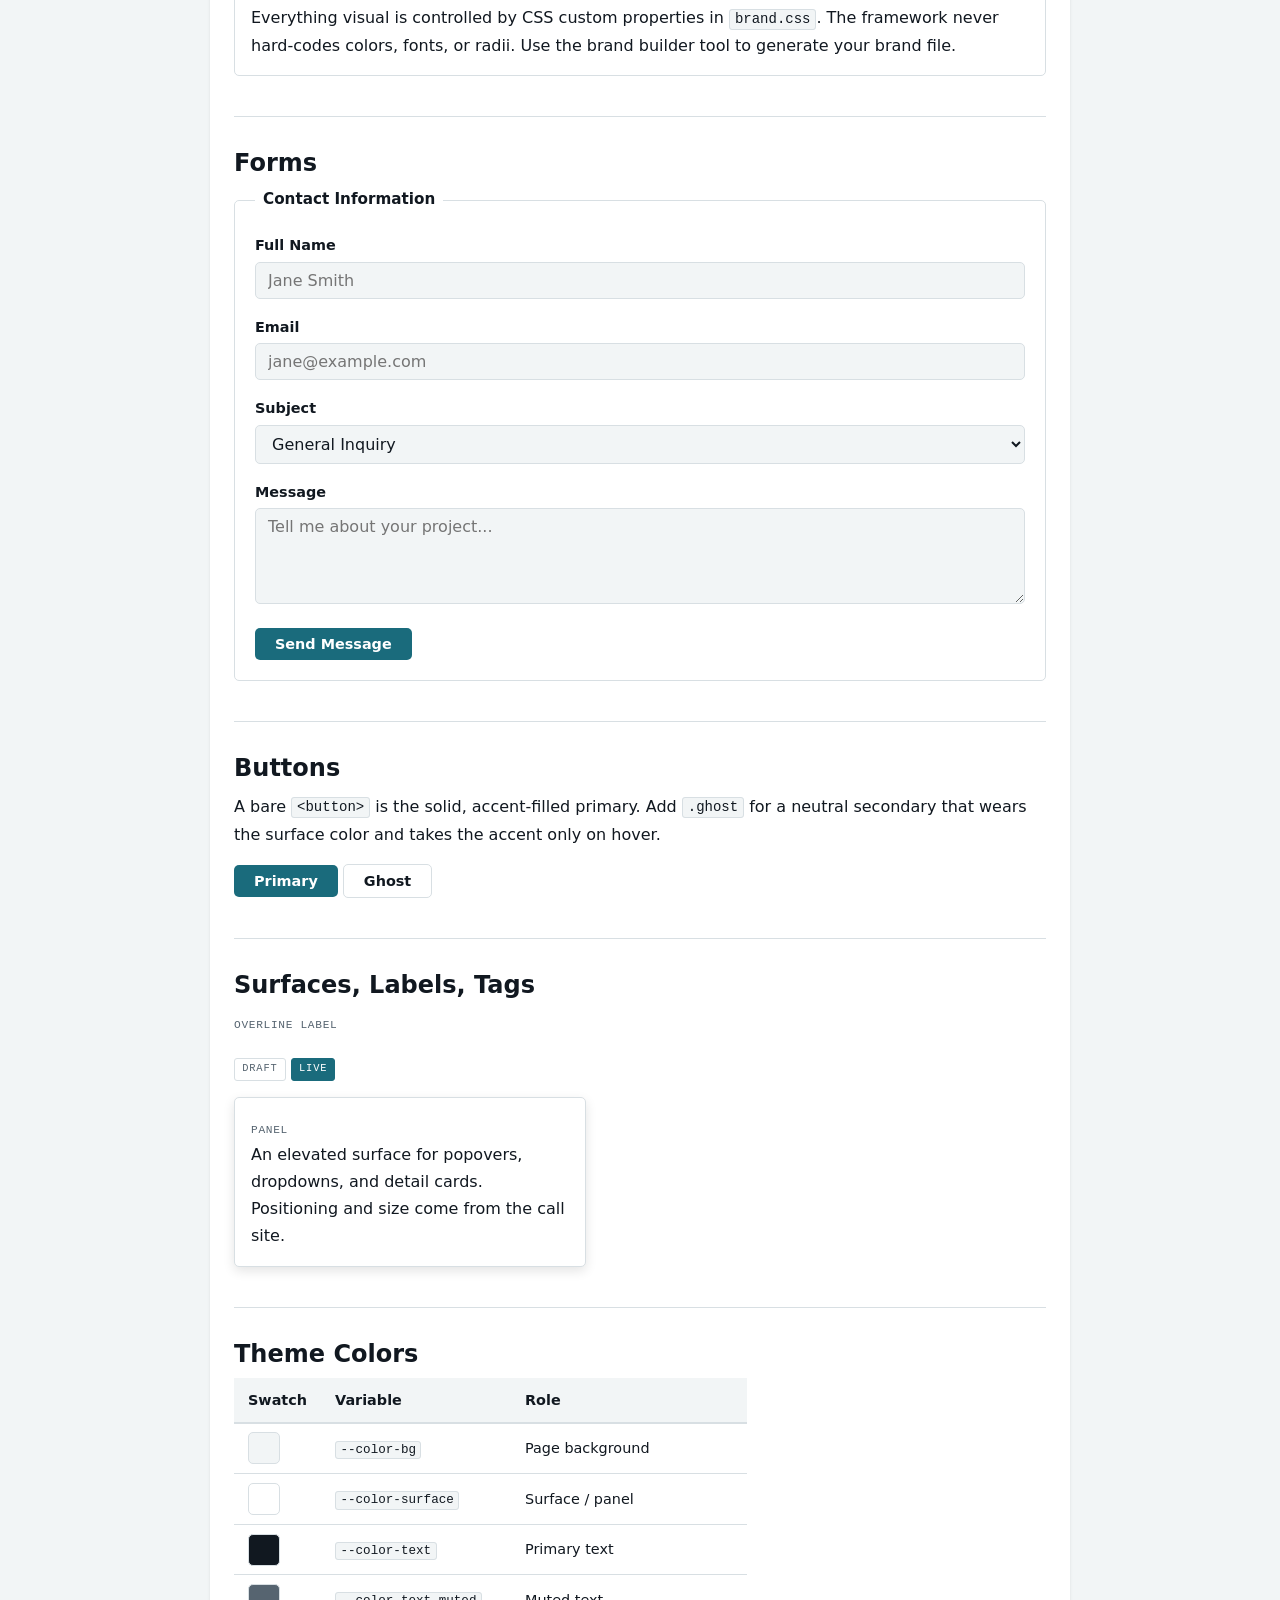
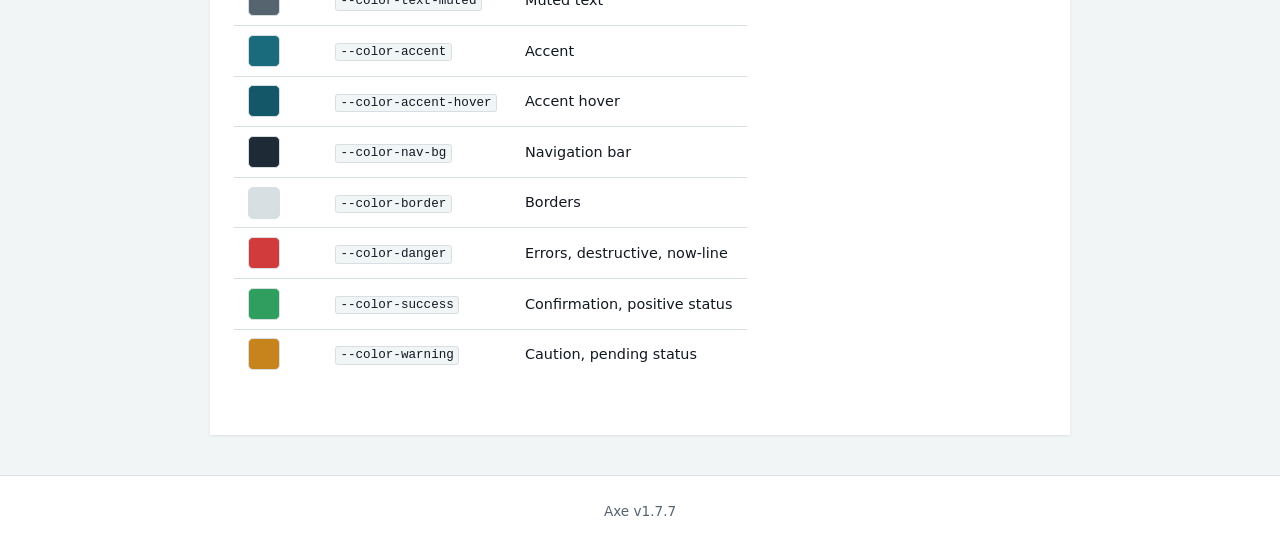
<file: kitchen-sink.html>
<!--
    Axe — Kitchen Sink
    Author: David M. Anderson
    Built with AI assistance (Claude, Anthropic)
-->
<!DOCTYPE html>
<html lang="en">
<head>
    <meta charset="UTF-8">
    <meta name="viewport" content="width=device-width, initial-scale=1">
    <title>Axe — Kitchen Sink</title>
    <link rel="stylesheet" href="default.css">
    <link rel="stylesheet" href="axe.css">
    <script src="theme.js"></script>
    <style>
        .swatch {
            display: inline-block;
            width: 2rem;
            height: 2rem;
            border-radius: var(--radius);
            border: 1px solid var(--color-border);
            vertical-align: middle;
            margin-right: 0.5rem;
        }
    </style>
</head>
<body>

<nav>
    <ul>
        <li><a href="#">Axe</a></li>
        <li><a href="#typography">Typography</a></li>
        <li><a href="#lists">Lists</a></li>
        <li><a href="#tables">Tables</a></li>
        <li><a href="#cards">Cards</a></li>
        <li><a href="#details">Details</a></li>
        <li><a href="#forms">Forms</a></li>
        <li><a href="#colors">Colors</a></li>
        <li class="nav-right"><button class="theme-toggle" aria-label="Toggle theme"></button></li>
    </ul>
</nav>

<main>
<article>

    <header>
        <h1>Axe Kitchen Sink</h1>
        <p>Every styled HTML element in one page. No classes required except the color swatches above.</p>
    </header>


    <!-- ===== TYPOGRAPHY ===== -->

    <section id="typography">
        <h2>Typography</h2>

        <h1>Heading 1</h1>
        <h2>Heading 2</h2>
        <h3>Heading 3</h3>
        <h4>Heading 4</h4>
        <h5>Heading 5</h5>
        <h6>Heading 6</h6>

        <p>This is a standard paragraph. Body text uses the <code>--font-body</code> variable and renders at 1rem
        with a comfortable line height. The framework sets sensible defaults so that plain HTML reads well without
        any classes or custom styling.</p>

        <p>Text can be <strong>bold</strong>, <em>italic</em>, or <strong><em>both</em></strong>. You can use
        <small>small text</small> for captions and fine print. Links look <a href="#">like this</a> and use the
        accent color. The <mark>mark element</mark> highlights text with a translucent accent wash.</p>

        <p>The <abbr title="Hyper Text Markup Language">HTML</abbr> abbreviation element shows a dotted underline
        and a help cursor on hover. Superscript<sup>1</sup> and subscript<sub>2</sub> are positioned correctly
        without disrupting line height.</p>

        <p>The <code>code</code> element is for inline code. Use <kbd>Ctrl</kbd> + <kbd>S</kbd> for keyboard
        shortcuts. Sample output looks like <samp>this</samp>.</p>

        <address>
            Jane Smith<br>
            Portland, OR<br>
            jane@example.com
        </address>
    </section>


    <!-- ===== BLOCKQUOTE ===== -->

    <section id="blockquote">
        <h2>Blockquote</h2>

        <blockquote>
            <p>Any sufficiently advanced technology is indistinguishable from magic.</p>
            <footer>Arthur C. Clarke</footer>
        </blockquote>

        <blockquote>
            <p>Simplicity is the ultimate sophistication. When you first start off trying to solve a problem,
            the first solutions you come up with are very complex, and most people stop there. But if you keep
            going, and live with the problem and peel more layers of the onion off, you can often times arrive
            at some very elegant and simple solutions.</p>
            <footer>Steve Jobs</footer>
        </blockquote>
    </section>


    <!-- ===== LISTS ===== -->

    <section id="lists">
        <h2>Lists</h2>

        <h3>Unordered List</h3>
        <ul>
            <li>First item in the list</li>
            <li>Second item with more detail to show wrapping behavior when the text is long enough to span
            multiple lines in the browser window</li>
            <li>Third item</li>
        </ul>

        <h3>Ordered List</h3>
        <ol>
            <li>Clone the repository</li>
            <li>Create a brand.css file</li>
            <li>Import both files into your project</li>
            <li>Write semantic HTML</li>
        </ol>

        <h3>Definition List</h3>
        <dl>
            <dt>Axe</dt>
            <dd>A lightweight, semantic-first CSS framework</dd>

            <dt>Brand</dt>
            <dd>The project-specific color, font, and shape configuration</dd>

            <dt>Semantic HTML</dt>
            <dd>Using HTML elements for their meaning rather than their appearance</dd>
        </dl>
    </section>


    <!-- ===== CODE ===== -->

    <section id="code">
        <h2>Code</h2>

        <p>Inline <code>code</code> gets a subtle background. Code blocks use <code>&lt;pre&gt;</code>:</p>

<pre><code>/* brand.css */
:root {
    --color-bg: #ffffff;
    --color-surface: #f8f9fa;
    --color-text: #1a1a2e;
    --color-accent: #1a6b7c;
    --font-body: system-ui, sans-serif;
    --radius: 5px;
}</code></pre>
    </section>


    <!-- ===== HORIZONTAL RULE ===== -->

    <section id="hr">
        <h2>Horizontal Rule</h2>
        <p>Content above the rule.</p>
        <hr>
        <p>Content below the rule.</p>
    </section>


    <!-- ===== TABLES ===== -->

    <section id="tables">
        <h2>Tables</h2>

        <table>
            <caption>CSS Variable Contract</caption>
            <thead>
                <tr>
                    <th>Variable</th>
                    <th>Purpose</th>
                    <th>Example</th>
                </tr>
            </thead>
            <tbody>
                <tr>
                    <td><code>--color-bg</code></td>
                    <td>Page background</td>
                    <td><span class="swatch" style="background: var(--color-bg)"></span></td>
                </tr>
                <tr>
                    <td><code>--color-surface</code></td>
                    <td>Card and panel background</td>
                    <td><span class="swatch" style="background: var(--color-surface)"></span></td>
                </tr>
                <tr>
                    <td><code>--color-text</code></td>
                    <td>Primary body text</td>
                    <td><span class="swatch" style="background: var(--color-text)"></span></td>
                </tr>
                <tr>
                    <td><code>--color-text-muted</code></td>
                    <td>Secondary text</td>
                    <td><span class="swatch" style="background: var(--color-text-muted)"></span></td>
                </tr>
                <tr>
                    <td><code>--color-border</code></td>
                    <td>Borders and dividers</td>
                    <td><span class="swatch" style="background: var(--color-border)"></span></td>
                </tr>
                <tr>
                    <td><code>--color-accent</code></td>
                    <td>Links, buttons, highlights</td>
                    <td><span class="swatch" style="background: var(--color-accent)"></span></td>
                </tr>
                <tr>
                    <td><code>--color-accent-hover</code></td>
                    <td>Accent hover state</td>
                    <td><span class="swatch" style="background: var(--color-accent-hover)"></span></td>
                </tr>
            </tbody>
        </table>
    </section>


    <!-- ===== FIGURE ===== -->

    <section id="figure">
        <h2>Figure</h2>

        <figure>
            <img src="data:image/svg+xml,%3Csvg xmlns='http://www.w3.org/2000/svg' width='830' height='236' fill='%231a6b7c'%3E%3Crect width='830' height='236' opacity='0.15'/%3E%3Ctext x='415' y='126' text-anchor='middle' font-family='system-ui' font-size='18' fill='%231a6b7c'%3EWide logo placeholder (830 %C3%97 236)%3C/text%3E%3C/svg%3E" alt="Wide logo placeholder">
            <figcaption>A figure with a caption. Drop a wide logo or banner image at this ratio (roughly 3.5:1).</figcaption>
        </figure>
    </section>


    <!-- ===== CARD GRID ===== -->

    <section id="cards">
        <h2>Card Grid</h2>

        <p>The <code>.grid</code> class creates a responsive auto-fill layout. Cards can be
        <code>&lt;article&gt;</code> elements (static content) or <code>&lt;a&gt;</code> tags
        (clickable cards). Both get surface background, border, and hover treatment.</p>

        <div class="grid">
            <article>
                <h3>Article Card</h3>
                <p>A static card using the article element. Good for displaying information
                that doesn't link anywhere.</p>
            </article>
            <article>
                <h3>Second Card</h3>
                <p>Cards auto-fill into columns based on available width, with a 300px minimum
                per column.</p>
            </article>
            <a href="#">
                <h3>Linked Card</h3>
                <p>An anchor card. The entire surface is clickable. Hover to see the accent
                border and elevated shadow.</p>
            </a>
        </div>
    </section>


    <!-- ===== ASIDE ===== -->

    <section id="aside">
        <h2>Aside / Callout</h2>

        <aside>
            <strong>Note:</strong> The aside element renders as a callout with an accent left border.
            Use it for tips, warnings, or supplementary information that supports the main content
            without interrupting its flow.
        </aside>
    </section>


    <!-- ===== DETAILS ===== -->

    <section id="details">
        <h2>Details / Disclosure</h2>

        <details>
            <summary>What is Axe?</summary>
            <p>Axe is a lightweight, semantic-first CSS framework. Write plain HTML and it looks good.
            No classes required for basic elements.</p>
        </details>

        <details>
            <summary>How do I use it?</summary>
            <p>Create a <code>brand.css</code> with your colors, fonts, and shape preferences. Import it
            alongside <code>axe.css</code> in your project. Then write semantic HTML.</p>
        </details>

        <details open>
            <summary>Can I customize it?</summary>
            <p>Everything visual is controlled by CSS custom properties in <code>brand.css</code>. The
            framework never hard-codes colors, fonts, or radii. Use the brand builder tool to generate
            your brand file.</p>
        </details>
    </section>


    <!-- ===== FORMS ===== -->

    <section id="forms">
        <h2>Forms</h2>

        <form onsubmit="return false">
            <fieldset>
                <legend>Contact Information</legend>

                <p>
                    <label for="name">Full Name</label>
                    <input type="text" id="name" placeholder="Jane Smith">
                </p>

                <p>
                    <label for="email">Email</label>
                    <input type="email" id="email" placeholder="jane@example.com">
                </p>

                <p>
                    <label for="subject">Subject</label>
                    <select id="subject">
                        <option>General Inquiry</option>
                        <option>Project Consultation</option>
                        <option>Partnership</option>
                        <option>Other</option>
                    </select>
                </p>

                <p>
                    <label for="message">Message</label>
                    <textarea id="message" placeholder="Tell me about your project..."></textarea>
                </p>

                <p>
                    <button type="submit">Send Message</button>
                </p>
            </fieldset>
        </form>
    </section>


    <!-- ===== BUTTONS ===== -->

    <section id="buttons">
        <h2>Buttons</h2>

        <p>
            A bare <code>&lt;button&gt;</code> is the solid, accent-filled primary.
            Add <code>.ghost</code> for a neutral secondary that wears the surface
            color and takes the accent only on hover.
        </p>

        <p>
            <button>Primary</button>
            <button class="ghost">Ghost</button>
        </p>
    </section>


    <!-- ===== COMPONENTS ===== -->

    <section id="components">
        <h2>Surfaces, Labels, Tags</h2>

        <p>
            <span class="eyebrow">Overline label</span>
        </p>

        <p>
            <span class="tag">Draft</span>
            <span class="tag" style="color: var(--color-surface); background: var(--color-accent); border-color: var(--color-accent)">Live</span>
        </p>

        <div class="panel" style="max-width: 22rem; padding: 1rem; margin-top: 1rem">
            <span class="eyebrow">Panel</span>
            <p>An elevated surface for popovers, dropdowns, and detail cards. Positioning and size come from the call site.</p>
        </div>
    </section>


    <!-- ===== THEME COLORS ===== -->

    <section id="colors">
        <h2>Theme Colors</h2>

        <table>
            <thead>
                <tr>
                    <th>Swatch</th>
                    <th>Variable</th>
                    <th>Role</th>
                </tr>
            </thead>
            <tbody>
                <tr>
                    <td><span class="swatch" style="background: var(--color-bg)"></span></td>
                    <td><code>--color-bg</code></td>
                    <td>Page background</td>
                </tr>
                <tr>
                    <td><span class="swatch" style="background: var(--color-surface)"></span></td>
                    <td><code>--color-surface</code></td>
                    <td>Surface / panel</td>
                </tr>
                <tr>
                    <td><span class="swatch" style="background: var(--color-text)"></span></td>
                    <td><code>--color-text</code></td>
                    <td>Primary text</td>
                </tr>
                <tr>
                    <td><span class="swatch" style="background: var(--color-text-muted)"></span></td>
                    <td><code>--color-text-muted</code></td>
                    <td>Muted text</td>
                </tr>
                <tr>
                    <td><span class="swatch" style="background: var(--color-accent)"></span></td>
                    <td><code>--color-accent</code></td>
                    <td>Accent</td>
                </tr>
                <tr>
                    <td><span class="swatch" style="background: var(--color-accent-hover)"></span></td>
                    <td><code>--color-accent-hover</code></td>
                    <td>Accent hover</td>
                </tr>
                <tr>
                    <td><span class="swatch" style="background: var(--color-nav-bg)"></span></td>
                    <td><code>--color-nav-bg</code></td>
                    <td>Navigation bar</td>
                </tr>
                <tr>
                    <td><span class="swatch" style="background: var(--color-border)"></span></td>
                    <td><code>--color-border</code></td>
                    <td>Borders</td>
                </tr>
                <tr>
                    <td><span class="swatch" style="background: var(--color-danger)"></span></td>
                    <td><code>--color-danger</code></td>
                    <td>Errors, destructive, now-line</td>
                </tr>
                <tr>
                    <td><span class="swatch" style="background: var(--color-success)"></span></td>
                    <td><code>--color-success</code></td>
                    <td>Confirmation, positive status</td>
                </tr>
                <tr>
                    <td><span class="swatch" style="background: var(--color-warning)"></span></td>
                    <td><code>--color-warning</code></td>
                    <td>Caution, pending status</td>
                </tr>
            </tbody>
        </table>
    </section>

</article>
</main>

<footer>
    <p>Axe v1.7.7</p>
</footer>

</body>
</html>
</file>
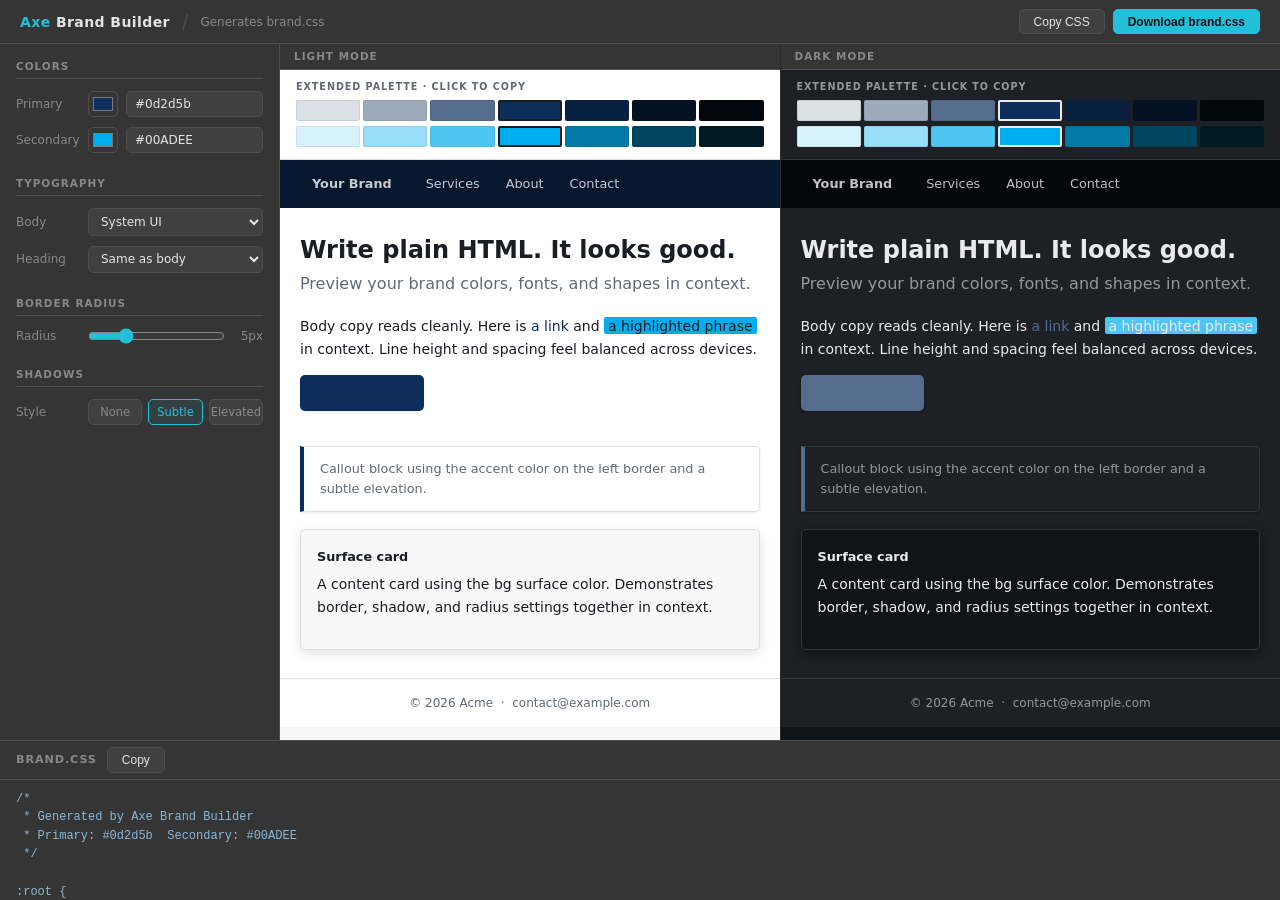
<file: tools/brand-builder.html>
<!--
    Axe Brand Builder
    Author: David M. Anderson
    Built with AI assistance (Claude, Anthropic)
-->
<!DOCTYPE html>
<html lang="en">
<head>
    <meta charset="UTF-8">
    <meta name="viewport" content="width=device-width, initial-scale=1">
    <title>Axe Brand Builder</title>
    <style>
        /* --------------------------------------------------------
           Tool chrome — these styles are NOT part of axe.css.
           They style the builder UI itself.
        -------------------------------------------------------- */

        * { box-sizing: border-box; margin: 0; padding: 0; }

        :root {
            --chrome-bg:      #2a2a2a;
            --chrome-surface: #353535;
            --chrome-panel:   #404040;
            --chrome-border:  #4e4e4e;
            --chrome-text:    #e4e4e4;
            --chrome-muted:   #888888;
            --chrome-accent:  #22c0d8;
            --chrome-radius:  5px;
            --sidebar-width:  280px;
            --output-height:  160px;
        }

        body {
            font-family: system-ui, Arial, Helvetica, sans-serif;
            font-size: 13px;
            background: var(--chrome-bg);
            color: var(--chrome-text);
            display: grid;
            grid-template-columns: var(--sidebar-width) 1fr;
            grid-template-rows: 44px 1fr var(--output-height);
            height: 100vh;
            overflow: hidden;
        }

        /* Header */
        #header {
            grid-column: 1 / -1;
            background: var(--chrome-surface);
            border-bottom: 1px solid var(--chrome-border);
            display: flex;
            align-items: center;
            padding: 0 1.25rem;
            gap: 0.75rem;
        }

        #header h1 {
            font-size: 0.875rem;
            font-weight: 700;
            color: var(--chrome-text);
            letter-spacing: 0.03em;
        }

        #header h1 span {
            color: var(--chrome-accent);
        }

        #header .sep {
            color: var(--chrome-border);
            font-size: 1.2rem;
            line-height: 1;
        }

        #header .subtitle {
            font-size: 0.75rem;
            color: var(--chrome-muted);
        }

        #header-actions {
            margin-left: auto;
            display: flex;
            gap: 0.5rem;
        }

        .btn-chrome {
            background: var(--chrome-panel);
            border: 1px solid var(--chrome-border);
            color: var(--chrome-text);
            padding: 0.3rem 0.875rem;
            border-radius: var(--chrome-radius);
            font-size: 0.75rem;
            cursor: pointer;
            transition: border-color 0.15s, color 0.15s;
        }

        .btn-chrome:hover {
            border-color: var(--chrome-accent);
            color: var(--chrome-accent);
        }

        .btn-primary {
            background: var(--chrome-accent);
            border-color: var(--chrome-accent);
            color: #0d1117;
            font-weight: 700;
        }

        .btn-primary:hover {
            background: #30d0e6;
            border-color: #30d0e6;
            color: #0d1117;
        }

        /* Sidebar */
        #sidebar {
            background: var(--chrome-surface);
            border-right: 1px solid var(--chrome-border);
            overflow-y: auto;
            padding: 1rem;
            grid-row: 2 / 3;
        }

        .ctrl-section {
            margin-bottom: 1.5rem;
        }

        .ctrl-section:last-child { margin-bottom: 0; }

        .ctrl-section h2 {
            font-size: 0.65rem;
            font-weight: 700;
            text-transform: uppercase;
            letter-spacing: 0.1em;
            color: var(--chrome-muted);
            margin-bottom: 0.75rem;
            padding-bottom: 0.375rem;
            border-bottom: 1px solid var(--chrome-border);
        }

        .ctrl-row {
            display: flex;
            align-items: center;
            gap: 0.5rem;
            margin-bottom: 0.625rem;
        }

        .ctrl-row:last-child { margin-bottom: 0; }

        .ctrl-label {
            font-size: 0.75rem;
            color: var(--chrome-muted);
            width: 64px;
            flex-shrink: 0;
        }

        input[type="color"] {
            width: 30px;
            height: 26px;
            border: 1px solid var(--chrome-border);
            border-radius: var(--chrome-radius);
            background: none;
            cursor: pointer;
            padding: 1px 2px;
            flex-shrink: 0;
        }

        input[type="text"],
        select {
            flex: 1;
            min-width: 0;
            background: var(--chrome-panel);
            border: 1px solid var(--chrome-border);
            color: var(--chrome-text);
            padding: 0.3rem 0.5rem;
            border-radius: var(--chrome-radius);
            font-size: 0.75rem;
            font-family: inherit;
            transition: border-color 0.15s;
        }

        input[type="text"]:focus,
        select:focus {
            outline: none;
            border-color: var(--chrome-accent);
        }

        input[type="range"] {
            flex: 1;
            accent-color: var(--chrome-accent);
            cursor: pointer;
        }

        .range-readout {
            font-size: 0.75rem;
            color: var(--chrome-muted);
            width: 30px;
            text-align: right;
            flex-shrink: 0;
            font-variant-numeric: tabular-nums;
        }

        .radio-group {
            display: flex;
            gap: 0.375rem;
            flex: 1;
        }

        .radio-opt {
            flex: 1;
            text-align: center;
            padding: 0.3rem 0;
            border: 1px solid var(--chrome-border);
            border-radius: var(--chrome-radius);
            cursor: pointer;
            font-size: 0.72rem;
            color: var(--chrome-muted);
            background: var(--chrome-panel);
            transition: all 0.12s;
            user-select: none;
        }

        .radio-opt:hover { color: var(--chrome-text); border-color: #3a4555; }

        .radio-opt.active {
            border-color: var(--chrome-accent);
            color: var(--chrome-accent);
            background: rgba(34, 192, 216, 0.08);
        }

        .custom-font-fields {
            display: none;
        }

        .custom-font-fields.visible {
            display: contents;
        }

        /* Copy toast */
        #toast {
            position: fixed;
            bottom: calc(var(--output-height) + 12px);
            left: 50%;
            transform: translateX(-50%);
            background: var(--chrome-accent);
            color: #0d1117;
            padding: 0.4rem 0.875rem;
            border-radius: var(--chrome-radius);
            font-size: 0.75rem;
            font-weight: 700;
            pointer-events: none;
            opacity: 0;
            transition: opacity 0.15s;
            z-index: 100;
        }

        #toast.visible { opacity: 1; }

        /* Preview area */
        #preview {
            display: grid;
            grid-template-columns: 1fr 1fr;
            overflow: hidden;
            background: var(--chrome-bg);
            gap: 1px;
        }

        .preview-wrap {
            display: flex;
            flex-direction: column;
            overflow: hidden;
        }

        .preview-label {
            font-size: 0.65rem;
            font-weight: 700;
            text-transform: uppercase;
            letter-spacing: 0.1em;
            color: var(--chrome-muted);
            padding: 0.4rem 0.875rem;
            background: var(--chrome-surface);
            border-bottom: 1px solid var(--chrome-border);
            flex-shrink: 0;
        }

        .pane {
            flex: 1;
            overflow-y: auto;
            /* CSS variables set dynamically by JS */
        }

        /* --------------------------------------------------------
           Preview pane internal styles — scoped to .pane
           Mirrors what axe.css produces on real pages.
        -------------------------------------------------------- */

        .pane {
            background: var(--color-bg);
            color: var(--color-text);
            font-family: var(--font-body);
            line-height: 1.7;
            font-size: 14px;
        }

        /* Palette strip — shows generated tints/shades in context */
        .pv-palette {
            padding: 0.6rem 1rem 0.75rem;
            background: var(--color-surface);
            border-bottom: 1px solid var(--color-border);
            position: sticky;
            top: 0;
            z-index: 10;
        }

        .pv-palette-label {
            font-size: 0.6rem;
            font-weight: 700;
            letter-spacing: 0.1em;
            text-transform: uppercase;
            color: var(--color-text-muted);
            margin-bottom: 0.25rem;
        }

        .pv-palette-row {
            display: grid;
            grid-template-columns: repeat(7, 1fr);
            gap: 0.2rem;
            margin-bottom: 0.3rem;
        }

        .pv-palette-row:last-child { margin-bottom: 0; }

        .pv-swatch {
            aspect-ratio: 3 / 1;
            border-radius: 2px;
            cursor: pointer;
            border: 1px solid rgba(0,0,0,0.08);
            transition: transform 0.1s;
        }

        .pv-swatch:hover { transform: scale(1.05); }

        .pv-swatch.core {
            border: 2px solid var(--color-text);
        }

        .pv-nav {
            background: var(--color-nav-bg);
            display: flex;
            align-items: center;
            padding: 0 1.25rem;
            height: 48px;
            gap: 0.125rem;
        }

        .pv-nav-brand {
            color: var(--color-nav-text);
            font-family: var(--font-heading);
            font-weight: 700;
            font-size: 0.9rem;
            text-decoration: none;
            margin-right: 0.5rem;
            opacity: 1;
        }

        .pv-nav a {
            color: var(--color-nav-text);
            text-decoration: none;
            padding: 0.35rem 0.75rem;
            border-radius: var(--radius);
            font-size: 0.8rem;
            opacity: 0.82;
        }

        .pv-main {
            max-width: 560px;
            margin: 0 auto;
            padding: 1.75rem 1.25rem;
            background: var(--color-surface);
            box-shadow: var(--shadow);
        }

        .pv-main h1 {
            font-family: var(--font-heading);
            font-size: 1.5rem;
            font-weight: 700;
            color: var(--color-text);
            line-height: 1.2;
            margin-bottom: 0.3rem;
        }

        .pv-main h2 {
            font-family: var(--font-heading);
            font-size: 1rem;
            font-weight: 400;
            color: var(--color-text-muted);
            margin-bottom: 1.1rem;
        }

        .pv-main p {
            font-size: 0.875rem;
            color: var(--color-text);
            margin-bottom: 0.875rem;
            line-height: 1.65;
        }

        .pv-main p mark {
            background: var(--color-highlight);
            color: var(--color-text);
            padding: 0.05rem 0.25rem;
            border-radius: 2px;
        }

        .pv-main a {
            color: var(--color-accent);
            text-decoration: none;
        }

        .pv-btn {
            display: inline-block;
            background: var(--color-accent);
            color: #fff;
            padding: 0.45rem 1.1rem;
            border-radius: var(--radius);
            font-size: 0.8rem;
            font-weight: 600;
            font-family: var(--font-body);
            border: none;
            cursor: pointer;
            box-shadow: var(--shadow);
            text-decoration: none;
            margin-bottom: 1.1rem;
        }

        .pv-aside {
            margin: 1.1rem 0;
            padding: 0.75rem 1rem;
            background: var(--color-surface);
            border: 1px solid var(--color-border);
            border-left: 4px solid var(--color-accent);
            border-radius: 0 var(--radius) var(--radius) 0;
            font-size: 0.8rem;
            color: var(--color-text-muted);
            line-height: 1.55;
            box-shadow: var(--shadow);
        }

        .pv-card {
            background: var(--color-bg);
            border: 1px solid var(--color-border);
            border-radius: var(--radius);
            padding: 1rem;
            margin-top: 1rem;
            box-shadow: var(--shadow-md);
        }

        .pv-card-title {
            font-family: var(--font-heading);
            font-size: 0.8rem;
            font-weight: 600;
            color: var(--color-text);
            margin-bottom: 0.3rem;
        }

        .pv-card-body {
            font-size: 0.78rem;
            color: var(--color-text-muted);
            line-height: 1.5;
            margin: 0;
        }

        .pv-footer {
            background: var(--color-surface);
            border-top: 1px solid var(--color-border);
            text-align: center;
            padding: 0.875rem;
            font-size: 0.75rem;
            color: var(--color-text-muted);
        }

        /* Output */
        #output {
            grid-column: 1 / -1;
            background: var(--chrome-surface);
            border-top: 1px solid var(--chrome-border);
            display: flex;
            flex-direction: column;
            overflow: hidden;
        }

        #output-header {
            display: flex;
            align-items: center;
            padding: 0.375rem 1rem;
            border-bottom: 1px solid var(--chrome-border);
            gap: 0.625rem;
            flex-shrink: 0;
        }

        #output-header .filename {
            font-size: 0.7rem;
            font-weight: 700;
            letter-spacing: 0.08em;
            text-transform: uppercase;
            color: var(--chrome-muted);
        }

        #css-output {
            flex: 1;
            overflow-y: auto;
            padding: 0.625rem 1rem;
            font-family: 'Courier New', Courier, monospace;
            font-size: 0.75rem;
            color: #8ab8d8;
            white-space: pre;
            line-height: 1.55;
        }
    </style>
</head>
<body>

    <header id="header">
        <h1><span>Axe</span> Brand Builder</h1>
        <span class="sep">/</span>
        <span class="subtitle">Generates brand.css</span>
        <div id="header-actions">
            <button class="btn-chrome" id="copy-btn">Copy CSS</button>
            <button class="btn-chrome btn-primary" id="download-btn">Download brand.css</button>
        </div>
    </header>

    <aside id="sidebar">

        <div class="ctrl-section">
            <h2>Colors</h2>
            <div class="ctrl-row">
                <span class="ctrl-label">Primary</span>
                <input type="color" id="color-primary" value="#0d2d5b">
                <input type="text"  id="hex-primary"   value="#0d2d5b" maxlength="7">
            </div>
            <div class="ctrl-row">
                <span class="ctrl-label">Secondary</span>
                <input type="color" id="color-secondary" value="#00ADEE">
                <input type="text"  id="hex-secondary"   value="#00ADEE" maxlength="7">
            </div>
        </div>

        <div class="ctrl-section">
            <h2>Typography</h2>
            <div class="ctrl-row">
                <span class="ctrl-label">Body</span>
                <select id="font-body">
                    <option value="system-ui, Arial, Helvetica, sans-serif">System UI</option>
                    <option value="Verdana, Arial, Helvetica, sans-serif">Verdana</option>
                    <option value="Georgia, 'Times New Roman', serif">Georgia</option>
                    <option value="'Trebuchet MS', Arial, Helvetica, sans-serif">Trebuchet MS</option>
                    <option value="'Gill Sans', Arial, Helvetica, sans-serif">Gill Sans</option>
                    <option value="Arial, Helvetica, sans-serif">Arial</option>
                    <option value="custom">Custom (Google Fonts)…</option>
                </select>
            </div>
            <div class="custom-font-fields" id="body-custom">
                <div class="ctrl-row">
                    <span class="ctrl-label">Import URL</span>
                    <input type="text" id="font-body-url" placeholder="https://fonts.googleapis.com/…">
                </div>
                <div class="ctrl-row">
                    <span class="ctrl-label">Font name</span>
                    <input type="text" id="font-body-name" placeholder="e.g. Outfit, sans-serif">
                </div>
            </div>
            <div class="ctrl-row">
                <span class="ctrl-label">Heading</span>
                <select id="font-heading">
                    <option value="same">Same as body</option>
                    <option value="system-ui, Arial, Helvetica, sans-serif">System UI</option>
                    <option value="Verdana, Arial, Helvetica, sans-serif">Verdana</option>
                    <option value="Georgia, 'Times New Roman', serif">Georgia</option>
                    <option value="'Trebuchet MS', Arial, Helvetica, sans-serif">Trebuchet MS</option>
                    <option value="'Gill Sans', Arial, Helvetica, sans-serif">Gill Sans</option>
                    <option value="Arial, Helvetica, sans-serif">Arial</option>
                    <option value="custom">Custom (Google Fonts)…</option>
                </select>
            </div>
            <div class="custom-font-fields" id="heading-custom">
                <div class="ctrl-row">
                    <span class="ctrl-label">Import URL</span>
                    <input type="text" id="font-heading-url" placeholder="https://fonts.googleapis.com/…">
                </div>
                <div class="ctrl-row">
                    <span class="ctrl-label">Font name</span>
                    <input type="text" id="font-heading-name" placeholder="e.g. Fraunces, serif">
                </div>
            </div>
        </div>

        <div class="ctrl-section">
            <h2>Border Radius</h2>
            <div class="ctrl-row">
                <span class="ctrl-label">Radius</span>
                <input type="range" id="radius-input" min="0" max="20" value="5">
                <span class="range-readout" id="radius-readout">5px</span>
            </div>
        </div>

        <div class="ctrl-section">
            <h2>Shadows</h2>
            <div class="ctrl-row">
                <span class="ctrl-label">Style</span>
                <div class="radio-group" id="shadow-group">
                    <div class="radio-opt" data-value="none">None</div>
                    <div class="radio-opt active" data-value="subtle">Subtle</div>
                    <div class="radio-opt" data-value="elevated">Elevated</div>
                </div>
            </div>
        </div>

    </aside>

    <div id="preview">
        <div class="preview-wrap">
            <div class="preview-label">Light Mode</div>
            <div class="pane" id="pane-light"></div>
        </div>
        <div class="preview-wrap">
            <div class="preview-label">Dark Mode</div>
            <div class="pane" id="pane-dark"></div>
        </div>
    </div>

    <div id="output">
        <div id="output-header">
            <span class="filename">brand.css</span>
            <button class="btn-chrome" id="copy-btn-2">Copy</button>
        </div>
        <pre id="css-output"></pre>
    </div>

    <div id="toast">Copied</div>

    <script>
    // ========================================================
    // Color utilities
    // ========================================================

    function hexToRgb(hex) {
        const h = hex.replace('#', '');
        return [
            parseInt(h.slice(0, 2), 16),
            parseInt(h.slice(2, 4), 16),
            parseInt(h.slice(4, 6), 16)
        ];
    }

    function rgbToHsl(r, g, b) {
        r /= 255; g /= 255; b /= 255;
        const max = Math.max(r, g, b), min = Math.min(r, g, b);
        const l = (max + min) / 2;
        let h = 0, s = 0;
        if (max !== min) {
            const d = max - min;
            s = l > 0.5 ? d / (2 - max - min) : d / (max + min);
            switch (max) {
                case r: h = ((g - b) / d + (g < b ? 6 : 0)) / 6; break;
                case g: h = ((b - r) / d + 2) / 6; break;
                case b: h = ((r - g) / d + 4) / 6; break;
            }
        }
        return [h * 360, s * 100, l * 100];
    }

    function hslToHex(h, s, l) {
        h = ((h % 360) + 360) % 360;
        s = Math.max(0, Math.min(100, s)) / 100;
        l = Math.max(0, Math.min(100, l)) / 100;
        const a = s * Math.min(l, 1 - l);
        const f = n => {
            const k = (n + h / 30) % 12;
            return Math.round(255 * (l - a * Math.max(Math.min(k - 3, 9 - k, 1), -1)))
                .toString(16).padStart(2, '0');
        };
        return `#${f(0)}${f(8)}${f(4)}`;
    }

    function hexToHsl(hex) {
        const [r, g, b] = hexToRgb(hex);
        return rgbToHsl(r, g, b);
    }

    function isValidHex(s) {
        return /^#[0-9a-fA-F]{6}$/.test(s);
    }

    // ========================================================
    // Tint and shade generation (RGB mixing with white / black)
    //   tint(k):  mix toward white  — higher k = lighter
    //   shade(k): mix toward black  — higher k = darker
    // RGB mix (not HSL) gives proper tints that desaturate as
    // they lighten, matching traditional design expectations
    // and producing better UI-functional neutrals.
    // ========================================================

    const TINT_STOPS  = [0.3, 0.6, 0.85];   // tint-1, tint-2, tint-3
    const SHADE_STOPS = [0.3, 0.6, 0.85];   // shade-1, shade-2, shade-3

    function mix(hex, targetR, targetG, targetB, k) {
        const [r, g, b] = hexToRgb(hex);
        const nr = Math.round(r + (targetR - r) * k);
        const ng = Math.round(g + (targetG - g) * k);
        const nb = Math.round(b + (targetB - b) * k);
        return '#' + [nr, ng, nb].map(v => v.toString(16).padStart(2, '0')).join('');
    }

    function tintHex(hex, k)  { return mix(hex, 255, 255, 255, k); }
    function shadeHex(hex, k) { return mix(hex,   0,   0,   0, k); }

    function ramp(hex) {
        return {
            raw:    hex,
            tints:  TINT_STOPS.map(k => tintHex(hex, k)),
            shades: SHADE_STOPS.map(k => shadeHex(hex, k)),
        };
    }

    // ========================================================
    // Palette generation
    //   Takes primary + secondary, produces:
    //     - Extended palette (primary ramp, secondary ramp)
    //     - Required Axe contract vars (light + dark)
    // Primary hue tints the neutrals for cohesion.
    // Nav bg derives automatically from primary.
    // ========================================================

    function generatePalette(primaryHex, secondaryHex) {
        const primary   = ramp(primaryHex);
        const secondary = ramp(secondaryHex);

        const [ph, ps] = hexToHsl(primaryHex);
        const bgSat = Math.min(ps * 0.1, 10);

        // Nav derivation
        const navBgLight = shadeHex(primaryHex, 0.5);   // dark navy
        const [nbh, nbs, nbl] = hexToHsl(navBgLight);
        const navTextLight = nbl < 55 ? hslToHex(0, 0, 95) : hslToHex(ph, bgSat, 15);

        const navBgDark = shadeHex(primaryHex, 0.85);   // nearly black
        const navTextDark = hslToHex(0, 0, 92);

        const extended = {
            '--primary':          primary.raw,
            '--primary-tint-1':   primary.tints[0],
            '--primary-tint-2':   primary.tints[1],
            '--primary-tint-3':   primary.tints[2],
            '--primary-shade-1':  primary.shades[0],
            '--primary-shade-2':  primary.shades[1],
            '--primary-shade-3':  primary.shades[2],
            '--secondary':        secondary.raw,
            '--secondary-tint-1': secondary.tints[0],
            '--secondary-tint-2': secondary.tints[1],
            '--secondary-tint-3': secondary.tints[2],
            '--secondary-shade-1':secondary.shades[0],
            '--secondary-shade-2':secondary.shades[1],
            '--secondary-shade-3':secondary.shades[2],
        };

        const light = {
            '--color-bg':            hslToHex(ph, bgSat, 97),
            '--color-surface':       '#ffffff',
            '--color-text':          hslToHex(ph, Math.min(ps * 0.18, 16), 12),
            '--color-text-muted':    hslToHex(ph, Math.min(ps * 0.12, 12), 42),
            '--color-border':        hslToHex(ph, bgSat, 88),
            '--color-accent':        primary.raw,
            '--color-accent-hover':  primary.shades[0],
            '--color-highlight':     secondary.raw,
            '--color-highlight-hover': secondary.shades[0],
            '--color-nav-bg':        navBgLight,
            '--color-nav-text':      navTextLight,
            '--color-danger':        '#d23b3b',
            '--color-success':       '#2f9e5e',
            '--color-warning':       '#c8841c',
        };

        const dark = {
            '--color-bg':            hslToHex(ph, Math.min(ps * 0.2, 15), 8),
            '--color-surface':       hslToHex(ph, Math.min(ps * 0.16, 13), 13),
            '--color-text':          hslToHex(ph, Math.min(ps * 0.06, 6), 92),
            '--color-text-muted':    hslToHex(ph, Math.min(ps * 0.08, 8), 60),
            '--color-border':        hslToHex(ph, Math.min(ps * 0.2, 15), 22),
            '--color-accent':        primary.tints[0],
            '--color-accent-hover':  primary.tints[1],
            '--color-highlight':     secondary.tints[0],
            '--color-highlight-hover': secondary.tints[1],
            '--color-nav-bg':        navBgDark,
            '--color-nav-text':      navTextDark,
            '--color-danger':        '#f0635f',
            '--color-success':       '#46c07e',
            '--color-warning':       '#e3a53f',
        };

        return { primary, secondary, extended, light, dark };
    }

    // ========================================================
    // Shadows
    // ========================================================

    const SHADOWS = {
        none:     { sm: 'none',                           md: 'none' },
        subtle:   { sm: '0 1px 3px rgba(0,0,0,0.09)',    md: '0 4px 12px rgba(0,0,0,0.11)' },
        elevated: { sm: '0 2px 8px rgba(0,0,0,0.16)',    md: '0 8px 24px rgba(0,0,0,0.2)' },
    };

    const SHADOWS_DARK = {
        none:     { sm: 'none',                           md: 'none' },
        subtle:   { sm: '0 1px 3px rgba(0,0,0,0.4)',     md: '0 4px 12px rgba(0,0,0,0.5)' },
        elevated: { sm: '0 2px 8px rgba(0,0,0,0.55)',    md: '0 8px 24px rgba(0,0,0,0.65)' },
    };

    // ========================================================
    // State
    // ========================================================

    const state = {
        primary:          '#0d2d5b',
        secondary:        '#00ADEE',
        fontBody:         'system-ui, Arial, Helvetica, sans-serif',
        fontBodyUrl:      '',
        fontBodyName:     '',
        fontHeading:      'same',
        fontHeadingUrl:   '',
        fontHeadingName:  '',
        radius:           5,
        shadow:           'subtle',
    };

    // ========================================================
    // Resolve effective font values
    // ========================================================

    function getFonts() {
        const body = state.fontBody === 'custom'
            ? (state.fontBodyName || 'system-ui, Arial, Helvetica, sans-serif')
            : state.fontBody;

        const heading = state.fontHeading === 'same'
            ? body
            : state.fontHeading === 'custom'
                ? (state.fontHeadingName || body)
                : state.fontHeading;

        return { body, heading };
    }

    // ========================================================
    // Preview HTML template
    // ========================================================

    function paletteStripHTML(palette) {
        const swatch = (hex, label, isCore) =>
            `<div class="pv-swatch${isCore ? ' core' : ''}" style="background:${hex}" title="${label} · ${hex}" data-hex="${hex}"></div>`;

        const primaryRow = [
            swatch(palette.primary.tints[2], 'primary-tint-3'),
            swatch(palette.primary.tints[1], 'primary-tint-2'),
            swatch(palette.primary.tints[0], 'primary-tint-1'),
            swatch(palette.primary.raw,      'primary', true),
            swatch(palette.primary.shades[0], 'primary-shade-1'),
            swatch(palette.primary.shades[1], 'primary-shade-2'),
            swatch(palette.primary.shades[2], 'primary-shade-3'),
        ].join('');

        const secondaryRow = [
            swatch(palette.secondary.tints[2], 'secondary-tint-3'),
            swatch(palette.secondary.tints[1], 'secondary-tint-2'),
            swatch(palette.secondary.tints[0], 'secondary-tint-1'),
            swatch(palette.secondary.raw,      'secondary', true),
            swatch(palette.secondary.shades[0], 'secondary-shade-1'),
            swatch(palette.secondary.shades[1], 'secondary-shade-2'),
            swatch(palette.secondary.shades[2], 'secondary-shade-3'),
        ].join('');

        return `
<div class="pv-palette">
    <div class="pv-palette-label">Extended palette · click to copy</div>
    <div class="pv-palette-row">${primaryRow}</div>
    <div class="pv-palette-row">${secondaryRow}</div>
</div>`;
    }

    function previewBodyHTML() {
        return `
<nav class="pv-nav">
    <a class="pv-nav-brand" href="#">Your Brand</a>
    <a href="#">Services</a>
    <a href="#">About</a>
    <a href="#">Contact</a>
</nav>
<div class="pv-main">
    <h1>Write plain HTML. It looks good.</h1>
    <h2>Preview your brand colors, fonts, and shapes in context.</h2>
    <p>Body copy reads cleanly. Here is <a href="#">a link</a> and <mark>a highlighted phrase</mark> in context. Line height and spacing feel balanced across devices.</p>
    <a class="pv-btn" href="#">Get in touch</a>
    <aside class="pv-aside">
        Callout block using the accent color on the left border and a subtle elevation.
    </aside>
    <div class="pv-card">
        <div class="pv-card-title">Surface card</div>
        <p class="pv-card-body">A content card using the bg surface color. Demonstrates border, shadow, and radius settings together in context.</p>
    </div>
</div>
<footer class="pv-footer">&copy; 2026 Acme &nbsp;&middot;&nbsp; contact@example.com</footer>`;
    }

    // ========================================================
    // Apply variables to a pane element
    // ========================================================

    function applyPane(pane, palette, mode, fonts, radius, shadowKey) {
        const contract = palette[mode];
        const shad = mode === 'dark' ? SHADOWS_DARK : SHADOWS;

        Object.entries(contract).forEach(([k, v]) => pane.style.setProperty(k, v));
        Object.entries(palette.extended).forEach(([k, v]) => pane.style.setProperty(k, v));
        pane.style.setProperty('--font-body',    fonts.body);
        pane.style.setProperty('--font-heading', fonts.heading);
        pane.style.setProperty('--radius',       radius + 'px');
        pane.style.setProperty('--shadow',       shad[shadowKey].sm);
        pane.style.setProperty('--shadow-md',    shad[shadowKey].md);
    }

    // ========================================================
    // Generate brand.css output
    //   Structure:
    //     :root — extended palette (theme-independent)
    //           + required contract (light mode)
    //           + typography + radius + shadow (light)
    //     @media (prefers-color-scheme: dark) :root:not([data-theme="light"]) — dark overrides
    //     [data-theme="dark"]  — manual dark override
    //     [data-theme="light"] — manual light override (restores light)
    // ========================================================

    function fmtVars(vars, indent) {
        const pad = ' '.repeat(indent);
        return Object.entries(vars).map(([k, v]) => `${pad}${k}: ${v};`).join('\n');
    }

    function generateCSS(palette, fonts, radius, shadowKey) {
        const imports = [];
        if (state.fontBody === 'custom' && state.fontBodyUrl)
            imports.push(`@import url('${state.fontBodyUrl}');`);
        if (state.fontHeading === 'custom' && state.fontHeadingUrl
                && state.fontHeadingUrl !== state.fontBodyUrl)
            imports.push(`@import url('${state.fontHeadingUrl}');`);

        const lShad = SHADOWS[shadowKey];
        const dShad = SHADOWS_DARK[shadowKey];

        const headingVal = fonts.heading === fonts.body
            ? 'var(--font-body)'
            : fonts.heading;

        const importBlock = imports.length ? imports.join('\n') + '\n\n' : '';

        return `${importBlock}/*
 * Generated by Axe Brand Builder
 * Primary: ${state.primary}  Secondary: ${state.secondary}
 */

:root {
    /* ---- Extended palette (theme-independent) ---------------- */
${fmtVars(palette.extended, 4)}

    /* ---- Required contract — Light mode ---------------------- */
${fmtVars(palette.light, 4)}

    /* ---- Typography ------------------------------------------ */
    --font-body:    ${fonts.body};
    --font-heading: ${headingVal};
    --font-mono:    'Courier New', Courier, monospace;
    --line-height:  1.7;

    /* ---- Shape ----------------------------------------------- */
    --radius: ${radius}px;

    /* ---- Shadow ---------------------------------------------- */
    --shadow:    ${lShad.sm};
    --shadow-md: ${lShad.md};
}

/* Dark mode — system preference */
@media (prefers-color-scheme: dark) {
    :root:not([data-theme="light"]) {
${fmtVars(palette.dark, 8)}
        --shadow:    ${dShad.sm};
        --shadow-md: ${dShad.md};
    }
}

/* Dark mode — manual override */
[data-theme="dark"] {
${fmtVars(palette.dark, 4)}
    --shadow:    ${dShad.sm};
    --shadow-md: ${dShad.md};
}

/* Light mode — manual override */
[data-theme="light"] {
${fmtVars(palette.light, 4)}
    --shadow:    ${lShad.sm};
    --shadow-md: ${lShad.md};
}`;
    }

    // ========================================================
    // Main update cycle
    // ========================================================

    let currentPalette = null;

    function update() {
        if (!isValidHex(state.primary) || !isValidHex(state.secondary)) return;

        currentPalette = generatePalette(state.primary, state.secondary);
        const fonts = getFonts();

        const light = document.getElementById('pane-light');
        const dark  = document.getElementById('pane-dark');

        const paletteHTML = paletteStripHTML(currentPalette);
        light.innerHTML = paletteHTML + previewBodyHTML();
        dark.innerHTML  = paletteHTML + previewBodyHTML();

        applyPane(light, currentPalette, 'light', fonts, state.radius, state.shadow);
        applyPane(dark,  currentPalette, 'dark',  fonts, state.radius, state.shadow);

        document.getElementById('css-output').textContent =
            generateCSS(currentPalette, fonts, state.radius, state.shadow);
    }

    // ========================================================
    // Wire up color controls
    // ========================================================

    function syncColor(pickerId, hexId, stateKey) {
        const picker = document.getElementById(pickerId);
        const hexIn  = document.getElementById(hexId);

        picker.addEventListener('input', e => {
            state[stateKey] = e.target.value;
            hexIn.value = e.target.value;
            update();
        });

        hexIn.addEventListener('input', e => {
            let v = e.target.value.trim();
            if (!v.startsWith('#')) v = '#' + v;
            if (isValidHex(v)) {
                state[stateKey] = v;
                picker.value = v;
                update();
            }
        });
    }

    syncColor('color-primary',   'hex-primary',   'primary');
    syncColor('color-secondary', 'hex-secondary', 'secondary');

    // ========================================================
    // Font controls
    // ========================================================

    document.getElementById('font-body').addEventListener('change', e => {
        state.fontBody = e.target.value;
        document.getElementById('body-custom').classList.toggle('visible', e.target.value === 'custom');
        update();
    });

    document.getElementById('font-body-url').addEventListener('input', e => {
        state.fontBodyUrl = e.target.value;
        update();
    });

    document.getElementById('font-body-name').addEventListener('input', e => {
        state.fontBodyName = e.target.value;
        update();
    });

    document.getElementById('font-heading').addEventListener('change', e => {
        state.fontHeading = e.target.value;
        document.getElementById('heading-custom').classList.toggle('visible', e.target.value === 'custom');
        update();
    });

    document.getElementById('font-heading-url').addEventListener('input', e => {
        state.fontHeadingUrl = e.target.value;
        update();
    });

    document.getElementById('font-heading-name').addEventListener('input', e => {
        state.fontHeadingName = e.target.value;
        update();
    });

    // ========================================================
    // Radius
    // ========================================================

    document.getElementById('radius-input').addEventListener('input', e => {
        state.radius = parseInt(e.target.value);
        document.getElementById('radius-readout').textContent = state.radius + 'px';
        update();
    });

    // ========================================================
    // Shadow
    // ========================================================

    document.querySelectorAll('#shadow-group .radio-opt').forEach(el => {
        el.addEventListener('click', () => {
            document.querySelectorAll('#shadow-group .radio-opt')
                .forEach(o => o.classList.remove('active'));
            el.classList.add('active');
            state.shadow = el.dataset.value;
            update();
        });
    });

    // ========================================================
    // Copy helpers
    // ========================================================

    function showToast(msg) {
        const t = document.getElementById('toast');
        t.textContent = msg;
        t.classList.add('visible');
        clearTimeout(t._timer);
        t._timer = setTimeout(() => t.classList.remove('visible'), 1400);
    }

    function copyCSS(btnId) {
        const css = document.getElementById('css-output').textContent;
        navigator.clipboard.writeText(css).then(() => {
            const btn = document.getElementById(btnId);
            const orig = btn.textContent;
            btn.textContent = 'Copied!';
            setTimeout(() => btn.textContent = orig, 1600);
        });
    }

    document.getElementById('copy-btn').addEventListener('click',   () => copyCSS('copy-btn'));
    document.getElementById('copy-btn-2').addEventListener('click', () => copyCSS('copy-btn-2'));

    // Click-to-copy on palette swatches (event delegation)
    document.getElementById('preview').addEventListener('click', e => {
        const sw = e.target.closest('.pv-swatch');
        if (!sw) return;
        const hex = sw.dataset.hex;
        navigator.clipboard.writeText(hex).then(() => showToast('Copied ' + hex));
    });

    document.getElementById('download-btn').addEventListener('click', () => {
        const css  = document.getElementById('css-output').textContent;
        const blob = new Blob([css], { type: 'text/css' });
        const a    = document.createElement('a');
        a.href     = URL.createObjectURL(blob);
        a.download = 'brand.css';
        a.click();
        URL.revokeObjectURL(a.href);
    });

    // ========================================================
    // Initial render
    // ========================================================

    update();
    </script>
</body>
</html>
</file>
<file: default.css>
/*
 * Axe Default Brand — the baseline every site falls back to.
 * Don't edit this per-site; a site overrides it with its own sibling
 * brand.css, layered after this file (later cascade wins).
 * Primary: #1a6b7c  Secondary: #1e2a35
 *
 * Author: David M. Anderson
 * Built with AI assistance (Claude, Anthropic)
 */

:root {
    /* Colors — Light */
    --color-bg:           #f2f5f6;
    --color-surface:      #ffffff;
    --color-text:         #111820;
    --color-text-muted:   #566470;
    --color-border:       #d8dfe3;
    --color-accent:       #1a6b7c;
    --color-accent-hover: #135768;
    --color-highlight:       #d98c1f;
    --color-highlight-hover: #b8751a;
    --color-nav-bg:       #1e2a35;
    --color-nav-text:     #edf0f2;

    /* State — semantic status colors */
    --color-danger:       #d23b3b;
    --color-success:      #2f9e5e;
    --color-warning:      #c8841c;

    /* Typography */
    --font-body:    system-ui, Arial, Helvetica, sans-serif;
    --font-heading: var(--font-body);
    --font-mono:    'Courier New', Courier, monospace;
    --line-height:  1.7;

    /* Shape */
    --radius: 5px;

    /* Shadow */
    --shadow:    0 1px 3px rgba(0, 0, 0, 0.09);
    --shadow-md: 0 4px 12px rgba(0, 0, 0, 0.11);

    /* Calendar — categorical event colors (chips & bars). The hue is set
       per event in JS; these tune the shared saturation and lightness and
       the fallback hue for uncategorized events. Theme-independent by
       default; a brand may override them, including per theme. */
    --cal-cat-hue:        210;
    --cal-cat-saturation: 55%;
    --cal-cat-lightness:  50%;
}

/* Dark mode — system preference */
@media (prefers-color-scheme: dark) {
    :root:not([data-theme="light"]) {
        --color-bg:           #0b1017;
        --color-surface:      #111820;
        --color-text:         #e4e9ed;
        --color-text-muted:   #8494a0;
        --color-border:       #1e2a35;
        --color-accent:       #38b8cc;
        --color-accent-hover: #4cc8dc;
        --color-highlight:       #f0a030;
        --color-highlight-hover: #ffb44a;
        --color-nav-bg:       #080d12;
        --color-nav-text:     #dce3e8;
        --color-danger:       #f0635f;
        --color-success:      #46c07e;
        --color-warning:      #e3a53f;
        --shadow:             0 1px 3px rgba(0, 0, 0, 0.4);
        --shadow-md:          0 4px 12px rgba(0, 0, 0, 0.5);
        /* Lighten categorical chips/bars so they pop on dark surfaces. */
        --cal-cat-lightness:  62%;
    }
}

/* Dark mode — manual override */
[data-theme="dark"] {
    --color-bg:           #0b1017;
    --color-surface:      #111820;
    --color-text:         #e4e9ed;
    --color-text-muted:   #8494a0;
    --color-border:       #1e2a35;
    --color-accent:       #38b8cc;
    --color-accent-hover: #4cc8dc;
    --color-highlight:       #f0a030;
    --color-highlight-hover: #ffb44a;
    --color-nav-bg:       #080d12;
    --color-nav-text:     #dce3e8;
    --color-danger:       #f0635f;
    --color-success:      #46c07e;
    --color-warning:      #e3a53f;
    --shadow:             0 1px 3px rgba(0, 0, 0, 0.4);
    --shadow-md:          0 4px 12px rgba(0, 0, 0, 0.5);
    /* Lighten categorical chips/bars so they pop on dark surfaces. */
    --cal-cat-lightness:  62%;
}

/* Light mode — explicit override */
[data-theme="light"] {
    --color-bg:           #f2f5f6;
    --color-surface:      #ffffff;
    --color-text:         #111820;
    --color-text-muted:   #566470;
    --color-border:       #d8dfe3;
    --color-accent:       #1a6b7c;
    --color-accent-hover: #135768;
    --color-highlight:       #d98c1f;
    --color-highlight-hover: #b8751a;
    --color-nav-bg:       #1e2a35;
    --color-nav-text:     #edf0f2;
    --color-danger:       #d23b3b;
    --color-success:      #2f9e5e;
    --color-warning:      #c8841c;
    --shadow:             0 1px 3px rgba(0, 0, 0, 0.09);
    --shadow-md:          0 4px 12px rgba(0, 0, 0, 0.11);
}
</file>
<file: brand.css>
/*
 * Axe Default Brand
 * Generated by Axe Brand Builder — replace with your own.
 * Primary: #1a6b7c  Secondary: #1e2a35
 *
 * Author: David M. Anderson
 * Built with AI assistance (Claude, Anthropic)
 */

:root {
    /* Colors — Light */
    --color-bg:           #f2f5f6;
    --color-surface:      #ffffff;
    --color-text:         #111820;
    --color-text-muted:   #566470;
    --color-border:       #d8dfe3;
    --color-accent:       #1a6b7c;
    --color-accent-hover: #135768;
    --color-highlight:       #d98c1f;
    --color-highlight-hover: #b8751a;
    --color-nav-bg:       #1e2a35;
    --color-nav-text:     #edf0f2;

    /* Typography */
    --font-body:    system-ui, Arial, Helvetica, sans-serif;
    --font-heading: var(--font-body);
    --font-mono:    'Courier New', Courier, monospace;
    --line-height:  1.7;

    /* Shape */
    --radius: 5px;

    /* Shadow */
    --shadow:    0 1px 3px rgba(0, 0, 0, 0.09);
    --shadow-md: 0 4px 12px rgba(0, 0, 0, 0.11);
}

/* Dark mode — system preference */
@media (prefers-color-scheme: dark) {
    :root:not([data-theme="light"]) {
        --color-bg:           #0b1017;
        --color-surface:      #111820;
        --color-text:         #e4e9ed;
        --color-text-muted:   #8494a0;
        --color-border:       #1e2a35;
        --color-accent:       #38b8cc;
        --color-accent-hover: #4cc8dc;
        --color-highlight:       #f0a030;
        --color-highlight-hover: #ffb44a;
        --color-nav-bg:       #080d12;
        --color-nav-text:     #dce3e8;
        --shadow:             0 1px 3px rgba(0, 0, 0, 0.4);
        --shadow-md:          0 4px 12px rgba(0, 0, 0, 0.5);
    }
}

/* Dark mode — manual override */
[data-theme="dark"] {
    --color-bg:           #0b1017;
    --color-surface:      #111820;
    --color-text:         #e4e9ed;
    --color-text-muted:   #8494a0;
    --color-border:       #1e2a35;
    --color-accent:       #38b8cc;
    --color-accent-hover: #4cc8dc;
    --color-highlight:       #f0a030;
    --color-highlight-hover: #ffb44a;
    --color-nav-bg:       #080d12;
    --color-nav-text:     #dce3e8;
    --shadow:             0 1px 3px rgba(0, 0, 0, 0.4);
    --shadow-md:          0 4px 12px rgba(0, 0, 0, 0.5);
}

/* Light mode — explicit override */
[data-theme="light"] {
    --color-bg:           #f2f5f6;
    --color-surface:      #ffffff;
    --color-text:         #111820;
    --color-text-muted:   #566470;
    --color-border:       #d8dfe3;
    --color-accent:       #1a6b7c;
    --color-accent-hover: #135768;
    --color-highlight:       #d98c1f;
    --color-highlight-hover: #b8751a;
    --color-nav-bg:       #1e2a35;
    --color-nav-text:     #edf0f2;
    --shadow:             0 1px 3px rgba(0, 0, 0, 0.09);
    --shadow-md:          0 4px 12px rgba(0, 0, 0, 0.11);
}
</file>
<file: axe.css>
/* ============================================================
   AXE v1.7.7
   Semantic-first. Classless defaults.
   Write plain HTML. It looks good.

   Author: David M. Anderson
   Built with AI assistance (Claude, Anthropic)
   ============================================================ */

/* Framework version. Bump on each axe release and keep it in sync with
   calendar.css / calendar.js. Audit a deployment with
   `curl <site>/axe/axe.css | head`, or read --axe-version in devtools. */
:root {
    --axe-version: "1.7.7";

    /* Stacking scale. Structural, not brand: a shared ladder so a sticky
       bar, a popover, and a modal layer predictably across components (e.g.
       an embedded calendar's popover clears the viewer's sticky toolbar). */
    --z-sticky:  100;
    --z-popover: 200;
    --z-modal:   300;

    /* Default glyphs drawn on a bare .theme-toggle (see the rules below). The
       icon shows the *current* theme: a sun in light, a moon in dark. Both are
       monochrome dingbats so they inherit currentColor. The trailing \FE0E is a
       text-presentation variation selector: without it U+2600 defaults to a
       color emoji sun on iOS/Android/some Chromium builds. A site can swap them
       by redefining these two properties in its brand.css/style.css. */
    --theme-toggle-icon-light: "\2600\FE0E";   /* ☀ */
    --theme-toggle-icon-dark:  "\263E\FE0E";   /* ☾ */
}


/* --- Reset ----------------------------------------------- */

*, *::before, *::after {
    box-sizing: border-box;
    margin: 0;
    padding: 0;
}

html {
    font-size: 16px;
    scroll-behavior: smooth;
    scroll-padding-top: 64px;
}


/* --- Base ------------------------------------------------- */

body {
    font-family: var(--font-body);
    font-size: 1rem;
    line-height: var(--line-height, 1.7);
    color: var(--color-text);
    background: var(--color-bg);
    transition: background 0.2s ease, color 0.2s ease;
}

img {
    display: block;
    max-width: 100%;
    height: auto;
}


/* --- Navigation ------------------------------------------- */

nav {
    background: var(--color-nav-bg);
    position: sticky;
    top: 0;
    z-index: 100;
}

nav ul {
    list-style: none;
    display: flex;
    align-items: center;
    max-width: 1100px;
    margin: 0 auto;
    padding: 0 1rem;
    height: 54px;
    gap: 0;
    overflow-x: auto;
}

nav ul li {
    color: var(--color-nav-text);
}

nav ul li a {
    display: block;
    color: var(--color-nav-text);
    text-decoration: none;
    padding: 0.4rem 0.875rem;
    border-radius: var(--radius);
    font-size: 0.9rem;
    opacity: 0.88;
    transition: background 0.15s, opacity 0.15s;
}

nav ul li a:hover {
    background: color-mix(in srgb, var(--color-nav-text) 12%, transparent);
    color: var(--color-nav-text);
    text-decoration: none;
    opacity: 1;
}


/* --- Layout ----------------------------------------------- */

main {
    max-width: 1100px;
    margin: 0 auto;
    padding: 1.5rem 1rem;
}

article {
    max-width: 860px;
    margin: 0 auto;
    padding: 1.5rem 1rem;
    background: var(--color-surface);
    box-shadow: var(--shadow);
}

/* Section separators are document-flow furniture — scoped to articles
   so page-level <main><section> layouts (full-width landing pages)
   don't inherit doc-style dividers. */
article section {
    margin-top: 2.5rem;
    padding-top: 2rem;
    border-top: 1px solid var(--color-border);
}

article section:first-child,
article header + section {
    margin-top: 0;
    padding-top: 0;
    border-top: none;
}


/* --- Card Grid -------------------------------------------- */

.grid {
    display: grid;
    grid-template-columns: repeat(auto-fill, minmax(300px, 1fr));
    gap: 1.25rem;
}

.grid > article, .grid > a {
    max-width: none;
    margin: 0;
    padding: 1.5rem;
    background: var(--color-surface);
    border: 1px solid var(--color-border);
    border-radius: var(--radius);
    transition: border-color 0.15s, box-shadow 0.15s;
}

.grid > a {
    display: block;
    text-decoration: none;
    color: inherit;
}

.grid > article:hover, .grid > a:hover {
    border-color: var(--color-accent);
    box-shadow: var(--shadow-md);
    text-decoration: none;
}

/* Header spacing is document-flow furniture — scoped to article so
   site-chrome <header> (sticky nav bars) can sit flush against the
   hero or first section below it. */
article header {
    margin-bottom: 2rem;
    padding-bottom: 1.5rem;
    border-bottom: 1px solid var(--color-border);
}


/* --- Typography ------------------------------------------- */

h1, h2, h3, h4, h5, h6 {
    font-family: var(--font-heading);
    line-height: 1.2;
    color: var(--color-text);
    margin-top: 1.75em;
    margin-bottom: 0.4em;
}

h1 { font-size: 1.65rem; font-weight: 700; }
h2 { font-size: 1.3rem;  font-weight: 600; }
h3 { font-size: 1.2rem;  font-weight: 600; }
h4 { font-size: 1rem;    font-weight: 600; }
h5 { font-size: 0.9rem;  font-weight: 600; }
h6 { font-size: 0.85rem; font-weight: 600; color: var(--color-text-muted); }

h1:first-child,
h2:first-child,
h3:first-child { margin-top: 0; }

p {
    margin-bottom: 1rem;
}

p:last-child { margin-bottom: 0; }

a {
    color: var(--color-accent);
    text-decoration: none;
}

a:hover {
    color: var(--color-accent-hover);
    text-decoration: underline;
}

strong { font-weight: 700; }
em     { font-style: italic; }

small {
    font-size: 0.85rem;
    color: var(--color-text-muted);
}

mark {
    background: color-mix(in srgb, var(--color-highlight, var(--color-accent)) 35%, transparent);
    color: inherit;
    padding: 0.1em 0.25em;
    border-radius: calc(var(--radius) * 0.4);
}

abbr[title] {
    text-decoration: underline dotted;
    cursor: help;
}

sub, sup {
    font-size: 0.75em;
    line-height: 0;
    position: relative;
    vertical-align: baseline;
}

sup { top: -0.5em; }
sub { bottom: -0.25em; }

address {
    font-style: normal;
    color: var(--color-text-muted);
    margin-bottom: 1rem;
}


/* --- Blockquote ------------------------------------------- */

blockquote {
    border-left: 4px solid var(--color-accent);
    padding: 1rem 1.25rem;
    margin: 1.5rem 0;
    color: var(--color-text-muted);
    font-size: 1.05rem;
}

blockquote footer {
    background: none;
    border-top: none;
    text-align: left;
    padding: 0.5rem 0 0;
    font-size: 0.85rem;
    color: var(--color-text-muted);
}

blockquote footer::before {
    content: "\2014\00a0";
}


/* --- Lists ------------------------------------------------ */

ul, ol {
    padding-left: 1.5rem;
    margin-bottom: 1rem;
}

li { margin-bottom: 0.25rem; }

dl {
    margin-bottom: 1rem;
}

dt {
    font-weight: 600;
    margin-top: 0.75rem;
}

dt:first-child { margin-top: 0; }

dd {
    margin-left: 1.5rem;
    color: var(--color-text-muted);
}


/* --- Figure ----------------------------------------------- */

figure {
    margin: 1.5rem 0;
}

figure img {
    border-radius: var(--radius);
}

figcaption {
    font-size: 0.85rem;
    color: var(--color-text-muted);
    margin-top: 0.5rem;
    text-align: center;
}


/* --- Aside / Callout -------------------------------------- */

aside {
    background: var(--color-surface);
    border: 1px solid var(--color-border);
    border-left: 4px solid var(--color-accent);
    border-radius: 0 var(--radius) var(--radius) 0;
    padding: 1rem 1.25rem;
    margin: 1.5rem 0;
    box-shadow: var(--shadow);
    color: var(--color-text-muted);
    font-size: 0.925rem;
}


/* --- Details / Disclosure --------------------------------- */

details {
    border: 1px solid var(--color-border);
    border-radius: var(--radius);
    margin-bottom: 0.5rem;
    background: var(--color-surface);
}

details[open] {
    padding-bottom: 1rem;
}

summary {
    padding: 0.75rem 1rem;
    font-weight: 600;
    cursor: pointer;
    list-style: none;
    display: flex;
    align-items: center;
    gap: 0.5rem;
}

summary::before {
    content: "\25b6";
    font-size: 0.65em;
    transition: transform 0.15s;
}

details[open] summary::before {
    transform: rotate(90deg);
}

summary::-webkit-details-marker { display: none; }

details > :not(summary) {
    padding: 0 1rem;
}


/* --- Horizontal Rule -------------------------------------- */

hr {
    border: none;
    border-top: 1px solid var(--color-border);
    margin: 2rem 0;
}


/* --- Code ------------------------------------------------- */

code {
    font-family: var(--font-mono);
    font-size: 0.875em;
    background: var(--color-bg);
    border: 1px solid var(--color-border);
    padding: 0.1em 0.35em;
    border-radius: calc(var(--radius) * 0.6);
}

pre {
    font-family: var(--font-mono);
    font-size: 0.875rem;
    background: var(--color-bg);
    border: 1px solid var(--color-border);
    border-radius: var(--radius);
    padding: 1rem 1.25rem;
    overflow-x: auto;
    margin-bottom: 1rem;
    box-shadow: var(--shadow);
}

pre code {
    background: none;
    border: none;
    padding: 0;
    font-size: 1em;
}

kbd {
    font-family: var(--font-mono);
    font-size: 0.85em;
    background: var(--color-bg);
    border: 1px solid var(--color-border);
    border-bottom-width: 2px;
    padding: 0.1em 0.4em;
    border-radius: calc(var(--radius) * 0.6);
}

samp {
    font-family: var(--font-mono);
    font-size: 0.875em;
}


/* --- Tables ----------------------------------------------- */

table {
    width: 100%;
    border-collapse: collapse;
    margin-bottom: 1rem;
    font-size: 0.9rem;
}

th {
    text-align: left;
    font-weight: 600;
    padding: 0.6rem 0.875rem;
    background: var(--color-bg);
    border-bottom: 2px solid var(--color-border);
    color: var(--color-text);
}

td {
    padding: 0.55rem 0.875rem;
    border-bottom: 1px solid var(--color-border);
    color: var(--color-text);
}

tr:last-child td { border-bottom: none; }

caption {
    font-size: 0.85rem;
    color: var(--color-text-muted);
    text-align: left;
    margin-bottom: 0.5rem;
}


/* --- Forms ------------------------------------------------ */

input, textarea, select {
    font-family: inherit;
    font-size: 1rem;
    color: var(--color-text);
    background: var(--color-bg);
    border: 1px solid var(--color-border);
    border-radius: var(--radius);
    padding: 0.5rem 0.75rem;
    width: 100%;
    transition: border-color 0.15s;
}

input:focus, textarea:focus, select:focus {
    outline: none;
    border-color: var(--color-accent);
}

textarea {
    resize: vertical;
    min-height: 6rem;
}

label {
    display: block;
    font-weight: 600;
    font-size: 0.9rem;
    margin-bottom: 0.25rem;
}

fieldset {
    border: 1px solid var(--color-border);
    border-radius: var(--radius);
    padding: 1.25rem;
    margin-bottom: 1.5rem;
}

legend {
    font-weight: 600;
    padding: 0 0.5rem;
    font-size: 0.95rem;
}

button, input[type="submit"], input[type="reset"] {
    font-family: inherit;
    font-size: 0.9rem;
    font-weight: 600;
    color: var(--color-surface);
    background: var(--color-accent);
    border: none;
    border-radius: var(--radius);
    padding: 0.5rem 1.25rem;
    cursor: pointer;
    transition: opacity 0.15s;
    width: auto;
}

button:hover, input[type="submit"]:hover, input[type="reset"]:hover {
    background: var(--color-accent-hover);
}

/* Ghost / secondary button. The bare <button> is a solid accent primary; add
   .ghost for a neutral, surface-colored button that takes the accent only on
   hover. Self-contained (it doesn't lean on the button base), so it reads
   correctly on a <button> or an <a>, and its hover holds the surface fill —
   the one place that re-asserts against the primary button:hover accent. */
.ghost {
    background: var(--color-surface);
    color: var(--color-text);
    border: 1px solid var(--color-border);
    border-radius: var(--radius);
    cursor: pointer;
}

.ghost:hover {
    background: var(--color-surface);
    border-color: var(--color-accent);
    color: var(--color-accent);
}


/* --- Surfaces, labels, tags ------------------------------- */

/* Elevated surface for popovers, dropdowns, and detail cards. Add positioning
   and size at the call site. */
.panel {
    background: var(--color-surface);
    border: 1px solid var(--color-border);
    border-radius: var(--radius);
    box-shadow: var(--shadow-md);
}

/* Overline / eyebrow: a small monospace, uppercase, muted label. */
.eyebrow {
    font-family: var(--font-mono);
    font-size: 0.7rem;
    text-transform: uppercase;
    letter-spacing: 0.06em;
    color: var(--color-text-muted);
}

/* Tag / status pill. Outlined and muted by default; override background and
   color for a filled variant. */
.tag {
    display: inline-block;
    font-family: var(--font-mono);
    font-size: 0.65rem;
    text-transform: uppercase;
    letter-spacing: 0.08em;
    padding: 0.1rem 0.45rem;
    color: var(--color-text-muted);
    background: none;
    border: 1px solid var(--color-border);
    border-radius: calc(var(--radius) * 0.6);
}


/* --- Footer ----------------------------------------------- */

footer {
    background: var(--color-surface);
    border-top: 1px solid var(--color-border);
    text-align: center;
    padding: 1.5rem;
    font-size: 0.85rem;
    color: var(--color-text-muted);
}


/* --- Theme Toggle ----------------------------------------- */

.theme-toggle {
    background: none;
    border: 1px solid var(--color-border);
    border-radius: var(--radius);
    padding: 0.3rem 0.55rem;
    cursor: pointer;
    color: var(--color-text-muted);
    font-size: 0.85rem;
    line-height: 1;
    transition: border-color 0.15s, color 0.15s;
    width: auto;
}

.theme-toggle:hover {
    background: none;    /* re-assert: the generic button:hover would otherwise fill it accent */
    border-color: var(--color-accent);
    color: var(--color-accent);
}

/* Default sun/moon glyph, so a bare <button class="theme-toggle"></button>
   shows a working icon with no inner markup. Scoped to :empty so a consumer
   who puts their own content (a label, an emoji, a <span>) in the button keeps
   it untouched — purely additive. The icon tracks the *resolved* theme the same
   two ways default.css resolves dark, so it agrees with the painted theme even
   before theme.js runs or with JS disabled: the explicit [data-theme="dark"]
   attribute, and the OS preference when no light choice overrides it. Note
   :empty means literally no child nodes — the button must be written with
   nothing, not even whitespace, between the tags. The button still needs an
   aria-label; this ::before is decorative. */
.theme-toggle:empty::before {
    content: var(--theme-toggle-icon-light);
}

[data-theme="dark"] .theme-toggle:empty::before {
    content: var(--theme-toggle-icon-dark);
}

@media (prefers-color-scheme: dark) {
    :root:not([data-theme="light"]) .theme-toggle:empty::before {
        content: var(--theme-toggle-icon-dark);
    }
}

/* In the nav, the toggle uses the nav palette, not the body palette. */
nav .theme-toggle {
    color: var(--color-nav-text);
    border-color: var(--color-nav-text);
}

nav .theme-toggle:hover {
    background: color-mix(in srgb, var(--color-nav-text) 12%, transparent);
    color: var(--color-nav-text);
    border-color: var(--color-nav-text);
}

.nav-right {
    margin-left: auto;
    display: flex;
    align-items: center;
    gap: 0.5rem;
}


/* --- Desktop ---------------------------------------------- */

@media (min-width: 601px) {
    main, article {
        padding: 2.5rem 1.5rem;
    }

    h1 { font-size: 2rem; }
    h2 { font-size: 1.5rem; }

    nav ul {
        padding: 0 1.5rem;
        gap: 0.125rem;
        overflow-x: visible;
    }
}

/* Tables scroll horizontally on small screens */
article table {
    display: block;
    overflow-x: auto;
}
</file>
<file: calendar.css>
/* ============================================================
   AXE CALENDAR v1.7.7 — styles
   Uses axe's required variable contract only. No hard-coded
   colors, fonts, or radii. Mobile-first; min-width to expand.

   Author: David M. Anderson
   Built with AI assistance (Claude, Anthropic)
   ============================================================ */

.axe-cal {
    color: var(--color-text);
    position: relative;
    display: flex;
    flex-direction: column;
}

/* Persistent toolbar. Slice 1 holds the view tabs; Today / nav / actions /
   theme toggle land in later slices. */
.cal-topbar {
    flex-shrink: 0;
    display: flex;
    align-items: center;
    gap: 0.5rem;
    margin-bottom: 0.5rem;
    /* Above the hamburger breakpoint a host with many actions (the viewer
       injects five) can still outgrow the bar; wrap to a second row rather
       than clip. Phones collapse to the hamburger before this matters. */
    flex-wrap: wrap;
}

.cal-views {
    display: flex;
    gap: 0.25rem;
}

/* Right cluster (view tabs + actions + theme toggle). The wrap pushes it to
   the far end and anchors the hamburger dropdown on narrow screens. */
.cal-menu-wrap {
    margin-left: auto;
    position: relative;
    display: inline-flex;
    align-items: center;
}

.cal-menu {
    display: inline-flex;
    align-items: center;
    gap: 0.5rem;
}

/* Ghost button (.ghost) supplies the surface/border/hover treatment; these
   classes carry only their layout, sizing, and any color delta. */
.cal-menu-toggle {
    display: none;           /* wide: cluster is inline, no hamburger */
    font: inherit;
    font-size: 1.1rem;
    line-height: 1;
    align-items: center;
    justify-content: center;
    width: 2rem;
    height: 2rem;
    padding: 0;
}

.cal-view-tab {
    font: inherit;
    font-size: 0.85rem;
    padding: 0.3rem 0.75rem;
    color: var(--color-text-muted);
}

.cal-view-tab.is-active {
    background: var(--color-accent);
    color: var(--color-surface);
    border-color: var(--color-accent);
}

/* The active tab is already a solid accent fill; on hover deepen it to
   accent-hover and keep the surface-colored label (not the ghost treatment). */
.cal-view-tab.is-active:hover {
    background: var(--color-accent-hover);
    color: var(--color-surface);
    border-color: var(--color-accent-hover);
}

.cal-today {
    font: inherit;
    font-size: 0.85rem;
    display: inline-flex;
    align-items: center;
    gap: 0.3rem;
    padding: 0.35rem 0.7rem;
}

.cal-today-arrow {
    font-size: 1.1em;
    font-weight: 700;
    line-height: 1;
    /* Fixed-width slot: the glyph (↑ / ↓ / ●) swaps but the button never
       resizes between "today" and an off-screen-today state. */
    display: inline-block;
    width: 1em;
    text-align: center;
}

.cal-nav {
    display: inline-flex;
    gap: 0.2rem;
}

.cal-title {
    display: inline-flex;
    align-items: center;
    gap: 0.2rem;
    margin-left: 0.2rem;
    padding: 0.2rem 0.35rem;
    font-family: var(--font-heading);
    font-size: 1.05rem;
    font-weight: 600;
    color: var(--color-text);
    background: none;
    border: none;
    border-radius: var(--radius);
    cursor: pointer;
}

.cal-title:hover {
    background: color-mix(in srgb, var(--color-accent) 10%, transparent);
}

.cal-title-caret {
    font-size: 0.7em;
    opacity: 0.7;
}

/* Date picker popover (month/year selector). */
.cal-datepicker {
    position: absolute;
    z-index: var(--z-popover);
    min-width: 14rem;
    padding: 0.6rem;
}

.cal-dp-head {
    display: flex;
    align-items: center;
    justify-content: space-between;
    margin-bottom: 0.5rem;
}

.cal-dp-label {
    font-weight: 600;
    font-size: 0.95rem;
}

.cal-dp-yearnav {
    font: inherit;
    line-height: 1;
    padding: 0.15rem 0.5rem;
}

.cal-dp-months {
    display: grid;
    grid-template-columns: repeat(4, 1fr);
    gap: 0.25rem;
}

.cal-dp-month {
    font: inherit;
    font-size: 0.8rem;
    padding: 0.4rem 0;
    background: var(--color-surface);
    color: var(--color-text);
    border: 1px solid transparent;
    border-radius: var(--radius);
    cursor: pointer;
}

.cal-dp-month:hover {
    background: color-mix(in srgb, var(--color-accent) 12%, var(--color-surface));
}

.cal-dp-month.is-current {
    background: var(--color-accent);
    color: var(--color-surface);
}

/* Day-grid picker (Day + Week views): a mini month calendar. */
.cal-dp-days {
    display: grid;
    grid-template-columns: repeat(7, 1fr);
    gap: 0.1rem;
}

.cal-dp-dow {
    font-family: var(--font-mono);
    font-size: 0.6rem;
    text-align: center;
    color: var(--color-text-muted);
    padding-bottom: 0.2rem;
}

.cal-dp-day {
    font: inherit;
    font-size: 0.75rem;
    aspect-ratio: 1;
    padding: 0;
    background: var(--color-surface);
    color: var(--color-text);
    border: 1px solid transparent;
    border-radius: var(--radius);
    cursor: pointer;
}

.cal-dp-day.is-outside { color: var(--color-text-muted); opacity: 0.5; }

.cal-dp-day:hover {
    background: color-mix(in srgb, var(--color-accent) 12%, var(--color-surface));
}

.cal-dp-day.is-today { border-color: var(--color-accent); }

.cal-dp-day.is-current {
    background: var(--color-accent);
    color: var(--color-surface);
}

.cal-dp-today {
    display: block;
    width: 100%;
    margin-top: 0.5rem;
    font: inherit;
    font-size: 0.8rem;
    font-weight: 600;
    padding: 0.35rem;
    background: none;
    color: var(--color-accent);
    border: 1px solid var(--color-border);
    border-radius: var(--radius);
    cursor: pointer;
}

.cal-dp-today:hover {
    background: var(--color-surface);
    border-color: var(--color-accent);
}

.cal-actions {
    display: inline-flex;
    align-items: center;
    gap: 0.5rem;
}

/* Ghost with an accent label (it's also used on <a> export links). */
.cal-action {
    font: inherit;
    font-size: 0.85rem;
    font-weight: 600;
    padding: 0.35rem 0.6rem;
    color: var(--color-accent);
    text-decoration: none;
}

/* Raw controls a host drops into the actions slot (getToolbarSlot) — e.g. the
   viewer's timezone <select> and its label — sit consistently beside the
   .cal-action buttons without the host styling them. */
.cal-actions select {
    font: inherit;
    font-size: 0.85rem;
    padding: 0.3rem 0.4rem;
    background: var(--color-surface);
    color: var(--color-text);
    border: 1px solid var(--color-border);
    border-radius: var(--radius);
    cursor: pointer;
    width: auto;
}

.cal-actions label {
    font-size: 0.8rem;
    color: var(--color-text-muted);
}

/* The view body fills the area under the toolbar; the active view makes it
   scroll (list) or fill (month). position:relative so the list's scroll math
   measures against this box. Popovers still anchor to .axe-cal. */
.cal-body {
    position: relative;
    flex: 1;
    min-height: 0;
}


/* --- List view -------------------------------------------- */

/* The list scrolls inside the calendar area (like the month grid fills it),
   so the page — and any toolbar above — stays put. Needs a height-constrained
   container; without one it simply flows and the page scrolls instead. */
.cal-body.cal-list-fill {
    overflow-y: auto;
    /* Lock the horizontal axis. overflow-y:auto alone leaves overflow-x
       computing to auto, so any descendant that overflows (a stray wide token)
       would make the whole list pan sideways on a touch swipe. */
    overflow-x: hidden;
    /* Prepending older events adjusts scrollTop by hand; let the browser's
       scroll anchoring also compensate and the view double-jumps forward. */
    overflow-anchor: none;
}

/* Zero-height tripwires the lazy-loader watches at the list's top and bottom. */
.cal-sentinel {
    height: 1px;
}

.cal-list .cal-day {
    margin-bottom: 1.5rem;
}

.cal-day-label {
    display: flex;
    align-items: baseline;
    gap: 0.6rem;
    font-size: 0.95rem;
    font-weight: 600;
    margin: 0 0 0.6rem;
    padding-bottom: 0.35rem;
    border-bottom: 1px solid var(--color-border);
}

/* Filled-accent variant of the .tag pill. */
.cal-today-tag {
    color: var(--color-surface);
    background: var(--color-accent);
    border-color: var(--color-accent);
}

.cal-day.is-today .cal-day-label {
    color: var(--color-accent);
    border-bottom-color: var(--color-accent);
}

.cal-day.is-past {
    opacity: 0.55;
}

/* An event row: a fixed time gutter and a flexible body. */
.cal-event {
    display: grid;
    /* minmax(0, 1fr) — not a bare 1fr — so a long unbreakable token (a URL in
       a description) can't force the column wider than the list and turn it
       into a horizontally swipeable area. */
    grid-template-columns: minmax(0, 1fr);
    gap: 0.15rem 1rem;
    max-width: none;
    margin: 0;
    padding: 0.7rem 0.85rem;
    background: var(--color-surface);
    border: 1px solid var(--color-border);
    border-left: 3px solid var(--cat-color);
    border-radius: var(--radius);
    box-shadow: none;
    margin-bottom: 0.5rem;
}

/* Uncategorized rows keep the accent spine, matching the bars' is-plain. */
.cal-event.is-plain {
    border-left-color: var(--color-accent);
}

.cal-event.is-tentative {
    border-left-style: dashed;
}

.cal-event.is-cancelled {
    border-left-color: var(--color-text-muted);
    opacity: 0.7;
}

.cal-event.is-cancelled .cal-event-summary,
.cal-event.is-cancelled .cal-event-title a {
    text-decoration: line-through;
}

.cal-event-time {
    font-family: var(--font-mono);
    font-size: 0.8rem;
    color: var(--color-text-muted);
    white-space: nowrap;
}

.cal-event-title {
    font-weight: 600;
    font-size: 0.95rem;
    min-width: 0;
    overflow-wrap: anywhere;
}

.cal-event-title a {
    color: var(--color-accent);
}

.cal-event-span {
    font-family: var(--font-mono);
    font-size: 0.78rem;
    color: var(--color-text-muted);
}

.cal-event-location {
    font-size: 0.85rem;
    color: var(--color-text-muted);
    overflow-wrap: anywhere;
}

.cal-event-desc {
    font-size: 0.88rem;
    color: var(--color-text-muted);
    margin: 0.25rem 0 0;
    overflow-wrap: anywhere;
}

.cal-event-desc.is-clamped {
    display: -webkit-box;
    -webkit-line-clamp: 2;
    -webkit-box-orient: vertical;
    overflow: hidden;
    cursor: pointer;
}


/* --- Category color ---------------------------------------
   One recipe, shared by every categorical surface (chips, month
   bars, time-grid blocks, popover dots). --cat-hue is the per-event
   hue set in JS; the saturation, lightness, and fallback hue are
   brand tokens. Each surface mixes this single value, so all four
   views draw their category colors from one engine. */
.cal-chip, .cal-bar, .cal-tg-event, .cal-pop-dot, .cal-event {
    --cat-color: hsl(var(--cat-hue, var(--cal-cat-hue, 210))
                     var(--cal-cat-saturation, 55%)
                     var(--cal-cat-lightness, 50%));
}


/* --- Category chips --------------------------------------- */

.cal-chips {
    display: flex;
    flex-wrap: wrap;
    gap: 0.3rem;
    margin-top: 0.2rem;
}

/* Color is a redundant cue: the category text is always shown, and
   the hue only tints the chip and a leading dot. --cat-hue is set
   per event in JS (see the shared --cat-color recipe above). */
.cal-chip {
    display: inline-flex;
    align-items: center;
    gap: 0.35rem;
    font-size: 0.72rem;
    line-height: 1.4;
    padding: 0.1rem 0.5rem;
    border-radius: calc(var(--radius) * 2);
    color: var(--color-text);
    background: color-mix(in srgb, var(--cat-color) 14%, var(--color-surface));
    border: 1px solid color-mix(in srgb, var(--cat-color) 35%, var(--color-border));
}

.cal-chip::before {
    content: "";
    width: 0.5rem;
    height: 0.5rem;
    border-radius: 50%;
    background: var(--cat-color);
    flex-shrink: 0;
}


/* --- Empty state ------------------------------------------ */

.cal-empty {
    text-align: center;
    color: var(--color-text-muted);
    padding: 3rem 1rem;
}


/* --- Month grid view -------------------------------------- */

/* Toolbar prev/next nav buttons (formerly the month header's nav buttons).
   Fixed-size, flex-centered squares with a CSS-drawn chevron so the glyph
   sits dead-center and both buttons read at exactly the same level — the
   ⌃⌄ arrowhead characters render off-center and can't be aligned reliably. */
.cal-nav-btn {
    font-family: inherit;
    line-height: 1;
    display: inline-flex;
    align-items: center;
    justify-content: center;
    width: 2rem;
    height: 2rem;
    padding: 0;
}

/* The chevron: a small square showing only its right + bottom edges, rotated
   to point. Up and down share the construction with mirror-image rotation and
   nudge, so they sit at the same level by definition. */
.cal-nav-btn::before {
    content: '';
    display: block;
    width: 0.5rem;
    height: 0.5rem;
    border: solid currentColor;
    border-width: 0 0.13rem 0.13rem 0;
}

.cal-nav-up::before   { transform: translateY(0.13rem) rotate(225deg); }
.cal-nav-down::before { transform: translateY(-0.13rem) rotate(45deg); }

/* Day/Week page along the horizontal axis: the same two chevrons re-point
   left (prev) and right (next). The nudge swaps to the X axis so they stay
   centered. */
.cal-nav.is-horizontal .cal-nav-up::before   { transform: translateX(0.13rem) rotate(135deg); }
.cal-nav.is-horizontal .cal-nav-down::before { transform: translateX(-0.13rem) rotate(315deg); }

.cal-weekdays {
    display: grid;
    grid-template-columns: repeat(7, minmax(0, 1fr));
    gap: 1px;
    margin-bottom: 0.35rem;
}

.cal-weekday {
    font-size: 0.68rem;
    padding: 0 0.45rem 0.2rem;
}

/* Today's weekday header is accented (the column label only — not the
   cells below it). */
.cal-weekday.is-today {
    color: var(--color-accent);
    font-weight: 700;
}

/* The grid background bleeds through the 1px gaps as grid lines. */
.cal-grid {
    display: flex;
    flex-direction: column;
    gap: 1px;
    background: var(--color-border);
    border: 1px solid var(--color-border);
    border-radius: var(--radius);
    overflow: hidden;
}

/* One week row: 7 day columns, a date-number row, then lane rows and a
   trailing 1fr that absorbs slack. The row template is set per-week in JS
   (the lane count scales to the available height); this is the fallback.
   flex:1 lets the weeks share the grid height equally when it fills. */
.cal-week {
    display: grid;
    grid-template-columns: repeat(7, minmax(0, 1fr));
    grid-template-rows: 1.7rem repeat(3, 1.4rem) minmax(0, 1fr);
    gap: 1px;
    background: var(--color-border);
    flex: 1;
    min-height: 5.5rem;
}

/* Fill mode (wide month view): the calendar is a flex column that grows to
   fill its container, so cells grow tall and more events show. flex:1 takes
   effect when the container is itself a flex item with height (the viewer);
   in an auto-height embed it simply sizes to content — graceful either way. */
.cal-body.cal-month-fill {
    display: flex;
    flex-direction: column;
}

.cal-month-fill .cal-weekdays {
    flex-shrink: 0;
}

.cal-month-fill .cal-grid {
    flex: 1;
    min-height: 0;
}

.cal-cell {
    background: var(--color-surface);
}

.cal-cell.is-outside {
    background: color-mix(in srgb, var(--color-surface) 55%, var(--color-bg));
}

/* Only today's single cell is highlighted (Teams-style). */
.cal-cell.is-today {
    background: color-mix(in srgb, var(--color-accent) 10%, var(--color-surface));
}

.cal-date {
    font-family: var(--font-mono);
    font-size: 0.75rem;
    color: var(--color-text-muted);
    padding: 0.2rem 0.45rem;
    z-index: 1;
    pointer-events: none;
}

.cal-date.is-outside {
    opacity: 0.45;
}

/* The day number rides in its own span so today gets a tight circular
   badge even when the cell also shows a month label ("Jul 1"). */
.cal-date-num {
    display: inline-block;
}

.cal-date-num.is-today {
    display: inline-flex;
    align-items: center;
    justify-content: center;
    min-width: 1.4rem;
    height: 1.4rem;
    padding: 0 0.3rem;
    border-radius: 0.7rem;
    background: var(--color-accent);
    color: var(--color-surface);
    font-weight: 700;
}

/* Event bar / chip. Multi-day and all-day events fill; timed events
   show a leading dot. Color is a redundant cue — the label always rides
   along (accessibility). --cat-hue is set per event in JS. */
.cal-bar {
    align-self: center;
    z-index: 1;
    margin: 0 2px;
    height: 1.2rem;
    line-height: 1.2rem;
    padding: 0 0.4rem;
    font-size: 0.72rem;
    font-family: inherit;
    text-align: left;
    white-space: nowrap;
    overflow: hidden;
    text-overflow: ellipsis;
    border: none;
    border-left: 3px solid var(--cat-color);
    border-radius: calc(var(--radius) * 0.5);
    background: color-mix(in srgb, var(--cat-color) 18%, var(--color-surface));
    color: var(--color-text);
    cursor: pointer;
}

.cal-bar.is-plain {
    border-left-color: var(--color-accent);
    background: color-mix(in srgb, var(--color-accent) 16%, var(--color-surface));
}

.cal-bar.is-timed {
    border-left: none;
    padding-left: 0.1rem;
    background: transparent;
}

.cal-bar.is-timed::before {
    content: "";
    display: inline-block;
    width: 0.5rem;
    height: 0.5rem;
    border-radius: 50%;
    margin-right: 0.35rem;
    vertical-align: middle;
    background: var(--cat-color);
}

.cal-bar.is-timed.is-plain::before {
    background: var(--color-accent);
}

/* Segments continuing across a week boundary flatten that edge. */
.cal-bar.clip-start {
    margin-left: 0;
    border-left: none;
    border-top-left-radius: 0;
    border-bottom-left-radius: 0;
}

.cal-bar.clip-end {
    margin-right: 0;
    border-top-right-radius: 0;
    border-bottom-right-radius: 0;
}

.cal-bar.is-tentative {
    border-left-style: dashed;
}

.cal-bar.is-cancelled {
    opacity: 0.55;
    text-decoration: line-through;
}

.cal-more {
    align-self: center;
    z-index: 1;
    font-family: inherit;
    font-size: 0.68rem;
    color: var(--color-text-muted);
    background: none;
    border: none;
    padding: 0 0.45rem;
    text-align: left;
    cursor: pointer;
}

.cal-more:hover {
    color: var(--color-accent);
    text-decoration: underline;
}


/* --- Day & Week views (time grid) ------------------------- */

/* The body becomes a flex column: the day-name header and the all-day strip
   pin at the top while the hour grid scrolls beneath them. A min-height keeps
   an auto-height embed from collapsing the scroll area to nothing; a bounded
   host (the viewer, troop99) overrides it via flex. */
.cal-body.cal-tg-fill {
    display: flex;
    flex-direction: column;
    overflow: hidden;
}

/* --tg-gutter is the fixed hour-label column shared by every band so the day
   columns line up; --tg-daymin is each day column's width on a narrow Week,
   where the columns scroll horizontally past the frozen gutter. */
.cal-tg-fill {
    --tg-gutter: 3.5rem;
    --tg-daymin: 8rem;
}

/* One scroller for the whole grid; sticky cells inside freeze the header rows
   and the hour gutter. Vertical scroll is always available; horizontal appears
   only when the columns are wider than the viewport (narrow Week). */
.cal-tg-scroll {
    flex: 1;
    min-height: 18rem;
    overflow: auto;
    overflow-anchor: none;
}

/* The outer table: a fixed gutter column + a body column, in three row bands
   (day-name header / all-day strip / hour grid). The body column shares its
   width across the day columns on wide screens (1fr — no horizontal scroll). */
.cal-tg-table {
    display: grid;
    grid-template-columns: var(--tg-gutter) minmax(0, 1fr);
    grid-template-rows: auto auto auto;
}

/* The three nested day grids align because they share one column template. */
.cal-tg-headcols,
.cal-tg-allday-cols,
.cal-tg-daycols {
    display: grid;
    grid-template-columns: repeat(var(--tg-ncols, 1), minmax(0, 1fr));
}

/* Grid placement + sticky freezing. Every sticky cell needs an opaque
   background so scrolled content can't bleed through; z-index tiers keep the
   corner above the frozen edges, which sit above the scrolling body. The
   all-day strip pins just below the header (--tg-headh, measured in JS). */
.cal-tg-corner {
    grid-area: 1 / 1;
    position: sticky;
    top: 0;
    left: 0;
    z-index: 40;
    background: var(--color-surface);
    border-bottom: 1px solid var(--color-border);
}

.cal-tg-headcols {
    grid-area: 1 / 2;
    position: sticky;
    top: 0;
    z-index: 20;
    background: var(--color-surface);
}

.cal-tg-allday-label {
    grid-area: 2 / 1;
    position: sticky;
    top: var(--tg-headh, 2rem);
    left: 0;
    z-index: 30;
    background: var(--color-surface);
}

.cal-tg-allday-cols {
    grid-area: 2 / 2;
    position: sticky;
    top: var(--tg-headh, 2rem);
    z-index: 20;
    background: var(--color-surface);
}

.cal-tg-gutter {
    grid-area: 3 / 1;
    position: sticky;
    left: 0;
    z-index: 20;
    background: var(--color-surface);
}

.cal-tg-daycols { grid-area: 3 / 2; }

.cal-tg-dayhead {
    display: flex;
    align-items: baseline;
    justify-content: center;
    gap: 0.35rem;
    padding: 0.3rem 0 0.45rem;
    border-bottom: 1px solid var(--color-border);
    border-left: 1px solid var(--color-border);
}

.cal-tg-dayhead-wd {
    font-size: 0.68rem;
    letter-spacing: 0.05em;
}

.cal-tg-dayhead.is-today .cal-tg-dayhead-wd { color: var(--color-accent); }
.cal-tg-dayhead.is-past { opacity: 0.7; }

.cal-tg-dayhead-num {
    font-family: var(--font-heading);
    font-size: 1.05rem;
    font-weight: 600;
}

/* Today's date sits in an accent badge, echoing the month grid. */
.cal-tg-dayhead-num.is-today {
    display: inline-flex;
    align-items: center;
    justify-content: center;
    min-width: 1.5rem;
    height: 1.5rem;
    padding: 0 0.3rem;
    border-radius: 999px;
    background: var(--color-accent);
    color: var(--color-surface);
}

/* All-day strip: a label in the gutter, lane-packed bars in the columns. The
   bars cap their height and scroll internally so a busy day can't crowd out the
   hour grid below. */
.cal-tg-allday-label {
    font-size: 0.6rem;
    letter-spacing: 0.05em;
    padding: 0.35rem 0.4rem 0;
    text-align: right;
    border-bottom: 1px solid var(--color-border);
}

.cal-tg-allday-cols {
    gap: 1px 0;
    padding: 0.25rem 0;
    max-height: 6rem;
    overflow-y: auto;
    border-bottom: 1px solid var(--color-border);
}

/* All-day bars reuse the month .cal-bar look but sit in their own rows. */
.cal-tg-allday-cols .cal-bar {
    margin: 0 1px;
}

/* Hour labels in the gutter, each pinned to its line (the sticky gutter is the
   containing block for their absolute positioning). */
.cal-tg-hour {
    position: absolute;
    right: 0.4rem;
    transform: translateY(-50%);
    font-family: var(--font-mono);
    font-size: 0.62rem;
    color: var(--color-text-muted);
    white-space: nowrap;
}

/* Day columns: horizontal hour lines drawn as a background gradient so they
   stay crisp at any height; a left divider separates the columns. */
.cal-tg-col {
    position: relative;
    border-left: 1px solid var(--color-border);
    background: repeating-linear-gradient(
        to bottom,
        var(--color-border) 0, var(--color-border) 1px,
        transparent 1px, transparent var(--tg-hour, 48px));
}

.cal-tg-col.is-past { background-color: color-mix(in srgb, var(--color-text-muted) 6%, transparent); }
.cal-tg-col.is-today { background-color: color-mix(in srgb, var(--color-accent) 5%, transparent); }

/* A timed event: an accent-tinted block, positioned by inline top/height/left
   /width. The category hue tints it the same way the month chips tint. */
.cal-tg-event {
    position: absolute;
    overflow: hidden;
    display: flex;
    flex-direction: column;
    gap: 0.05rem;
    padding: 0.15rem 0.35rem;
    font: inherit;
    font-size: 0.7rem;
    text-align: left;
    line-height: 1.2;
    color: var(--color-text);
    background: color-mix(in srgb, var(--cat-color) 18%, var(--color-surface));
    border-left: 3px solid var(--cat-color);
    border-radius: var(--radius);
    cursor: pointer;
}

.cal-tg-event.is-plain {
    background: color-mix(in srgb, var(--color-accent) 16%, var(--color-surface));
    border-left-color: var(--color-accent);
}

.cal-tg-event:hover { filter: brightness(1.05); }
.cal-tg-event.is-tentative { border-left-style: dashed; }
.cal-tg-event.is-cancelled { opacity: 0.55; text-decoration: line-through; }

.cal-tg-time {
    font-family: var(--font-mono);
    font-size: 0.62rem;
    color: var(--color-text-muted);
}

.cal-tg-title {
    font-weight: 600;
    white-space: nowrap;
    overflow: hidden;
    text-overflow: ellipsis;
}

/* The current-time line across today's column. */
.cal-now-line {
    position: absolute;
    left: 0;
    right: 0;
    height: 0;
    border-top: 2px solid var(--color-danger);
    z-index: 3;
    pointer-events: none;
}

.cal-now-dot {
    position: absolute;
    left: -4px;
    top: -4px;
    width: 7px;
    height: 7px;
    border-radius: 50%;
    background: var(--color-danger);
}


/* --- "+N more" day popover -------------------------------- */

.cal-popover {
    position: absolute;
    z-index: var(--z-popover);
    min-width: 13rem;
    max-width: 18rem;
    padding: 0.5rem;
}

.cal-popover-date {
    font-weight: 600;
    font-size: 0.8rem;
    margin-bottom: 0.4rem;
    padding-bottom: 0.3rem;
    border-bottom: 1px solid var(--color-border);
}

.cal-pop-event {
    display: flex;
    align-items: center;
    gap: 0.45rem;
    width: 100%;
    padding: 0.25rem 0.2rem;
    font-size: 0.8rem;
    font-family: inherit;
    text-align: left;
    color: var(--color-text);
    background: none;
    border: none;
    border-radius: calc(var(--radius) * 0.5);
    cursor: pointer;
}

.cal-pop-event:hover {
    background: color-mix(in srgb, var(--color-accent) 10%, var(--color-surface));
}

.cal-pop-dot {
    width: 0.55rem;
    height: 0.55rem;
    flex-shrink: 0;
    border-radius: 50%;
    background: var(--cat-color);
}

.cal-pop-dot.is-plain {
    background: var(--color-accent);
}

.cal-pop-time {
    font-family: var(--font-mono);
    font-size: 0.7rem;
    color: var(--color-text-muted);
    white-space: nowrap;
}

.cal-pop-title {
    overflow: hidden;
    text-overflow: ellipsis;
    white-space: nowrap;
}

.cal-pop-event.is-cancelled .cal-pop-title {
    text-decoration: line-through;
    opacity: 0.7;
}


/* --- Event detail card ------------------------------------ */

.cal-event-pop {
    position: absolute;
    z-index: var(--z-popover);
    width: min(22rem, 92vw);
    max-height: 70vh;
    overflow-y: auto;
    padding: 0.85rem 1rem;
}

.cal-pop-heading {
    margin: 0 0 0.35rem;
    font-size: 1rem;
    line-height: 1.3;
}

.cal-event-pop.is-cancelled .cal-pop-heading {
    text-decoration: line-through;
    opacity: 0.75;
}

.cal-pop-status {
    margin-bottom: 0.4rem;
}

.cal-pop-when {
    font-size: 0.85rem;
    color: var(--color-text);
    margin-bottom: 0.25rem;
}

.cal-pop-loc {
    font-size: 0.85rem;
    color: var(--color-text-muted);
    margin-bottom: 0.25rem;
}

.cal-event-pop .cal-chips {
    margin: 0.35rem 0;
}

.cal-pop-desc {
    font-size: 0.85rem;
    line-height: 1.5;
    color: var(--color-text-muted);
    white-space: pre-wrap;
    overflow-wrap: anywhere;
    margin-top: 0.5rem;
    padding-top: 0.5rem;
    border-top: 1px solid var(--color-border);
}

.cal-pop-desc a {
    color: var(--color-accent);
}

.cal-pop-open {
    display: inline-block;
    margin-top: 0.6rem;
    font-size: 0.85rem;
    font-weight: 600;
    color: var(--color-accent);
    text-decoration: none;
}

.cal-pop-open:hover {
    text-decoration: underline;
}


/* --- Narrow / mobile -------------------------------------- */

@media (max-width: 600px) {
    /* Chevrons give way to a swipe gesture for prev/next. */
    .cal-nav { display: none; }

    /* The right cluster folds into a hamburger dropdown, anchored under the
       ☰ button at the top-right of the bar. */
    .cal-menu-toggle { display: inline-flex; }

    .cal-menu {
        position: absolute;
        top: calc(100% + 6px);
        right: 0;
        flex-direction: column;
        align-items: stretch;
        gap: 0.6rem;
        min-width: 12rem;
        padding: 0.7rem;
        background: var(--color-surface);
        border: 1px solid var(--color-border);
        border-radius: var(--radius);
        box-shadow: var(--shadow-md);
        z-index: 60;
    }

    .cal-menu:not(.is-open) { display: none; }

    /* Tabs split the width evenly; actions and the toggle stack full-width. */
    .cal-menu .cal-view-tab { flex: 1; }
    .cal-menu .cal-actions { flex-direction: column; align-items: stretch; }
    .cal-menu .theme-toggle { align-self: center; }

    /* Narrow Week: seven columns won't fit, so give each a fixed width and let
       the body scroll horizontally past the frozen gutter and header. Day
       (single column, no .cal-tg-multi) keeps the 1fr fill and never scrolls
       sideways. The table must grow to its content width (not clamp to the
       viewport) so the sticky gutter's containing block spans the whole scroll
       extent — otherwise the frozen column scrolls off past the table's edge. */
    .cal-tg-multi .cal-tg-table {
        grid-template-columns: var(--tg-gutter) max-content;
        width: max-content;
    }

    .cal-tg-multi .cal-tg-headcols,
    .cal-tg-multi .cal-tg-allday-cols,
    .cal-tg-multi .cal-tg-daycols {
        grid-template-columns: repeat(var(--tg-ncols, 1), var(--tg-daymin, 8rem));
    }
}


/* --- Desktop ---------------------------------------------- */

@media (min-width: 601px) {
    /* Time becomes a left gutter beside the event body. */
    .cal-event {
        grid-template-columns: 7.5rem minmax(0, 1fr);
    }

    .cal-event-time {
        grid-row: 1 / span 4;
        padding-top: 0.1rem;
    }
}
</file>
